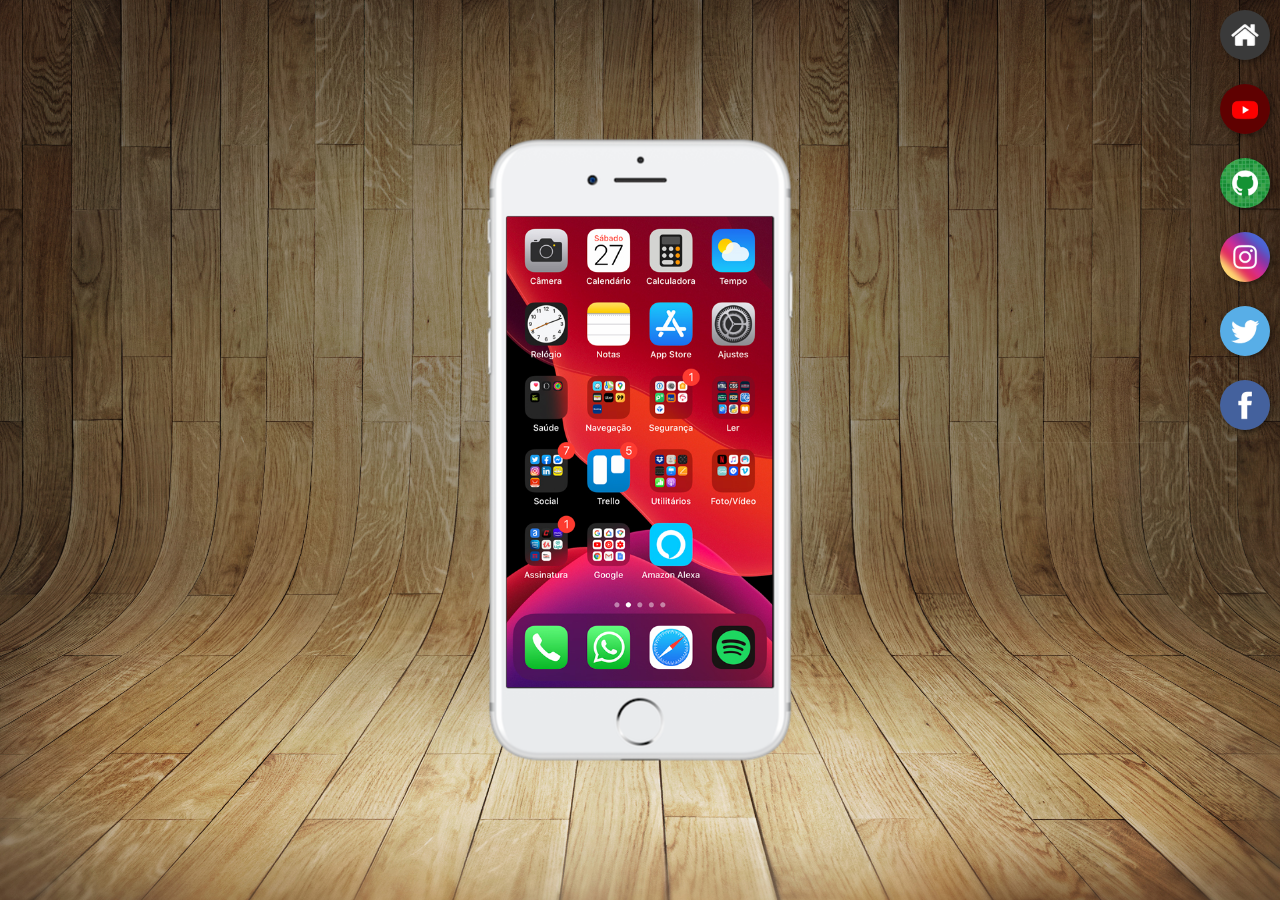
<file: index.html>
<!DOCTYPE html>
<html lang="pt-br">
<head>
    <meta charset="UTF-8">
    <meta http-equiv="X-UA-Compatible" content="IE=edge">
    <meta name="viewport" content="width=device-width, initial-scale=1.0">
    <link rel="shortcut icon" href="favicon.ico" type="image/x-icon">
    <link rel="stylesheet" href="estilos/style.css">
    <title>Projeto Redes Sociais</title>
</head>
<body>
    <main>
        <section id="telefone">
            <iframe src="home.html" name="tela" id="tela" frameborder="0">
                Seu navegador não é compatível com isso...
            </iframe>
        </section>
        <section id="redes-sociais">
            <a href="home.html" target="tela"><img src="imagens/logo-home.jpg" alt=""></a><br>
            <a href="youtube.html" target="tela"><img src="imagens/logo-youtube.jpg" alt=""></a><br>
            <a href="github.html" target="tela"><img src="imagens/logo-github.jpg" alt=""></a><br>
            <a href="instagram.html" target="tela"><img src="imagens/logo-instagram.jpg" alt=""></a><br>
            <a href="twitter.html" target="tela"><img src="imagens/logo-twitter.jpg" alt=""></a><br>
            <a href="facebook.html" target="tela"><img src="imagens/logo-facebook.jpg" alt=""></a>
        </section>
    </main>
</body>
</html>
</file>
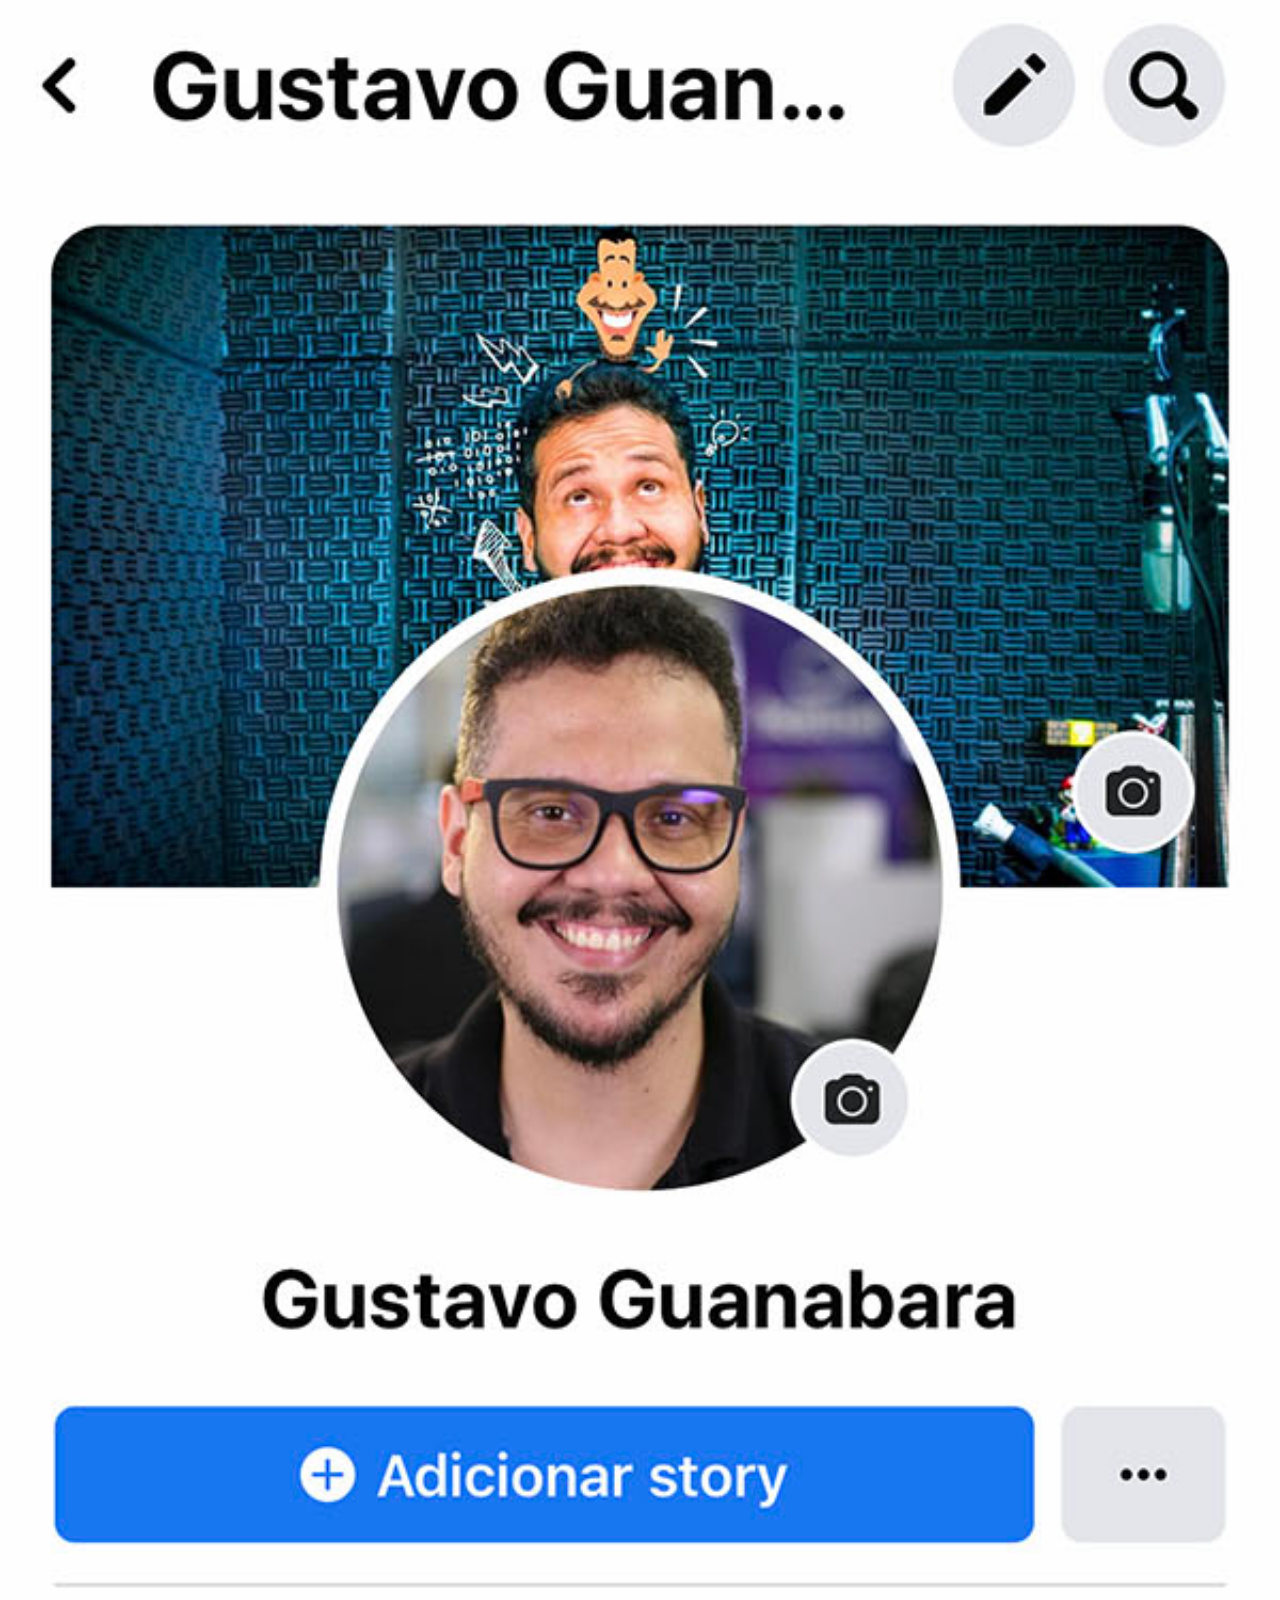
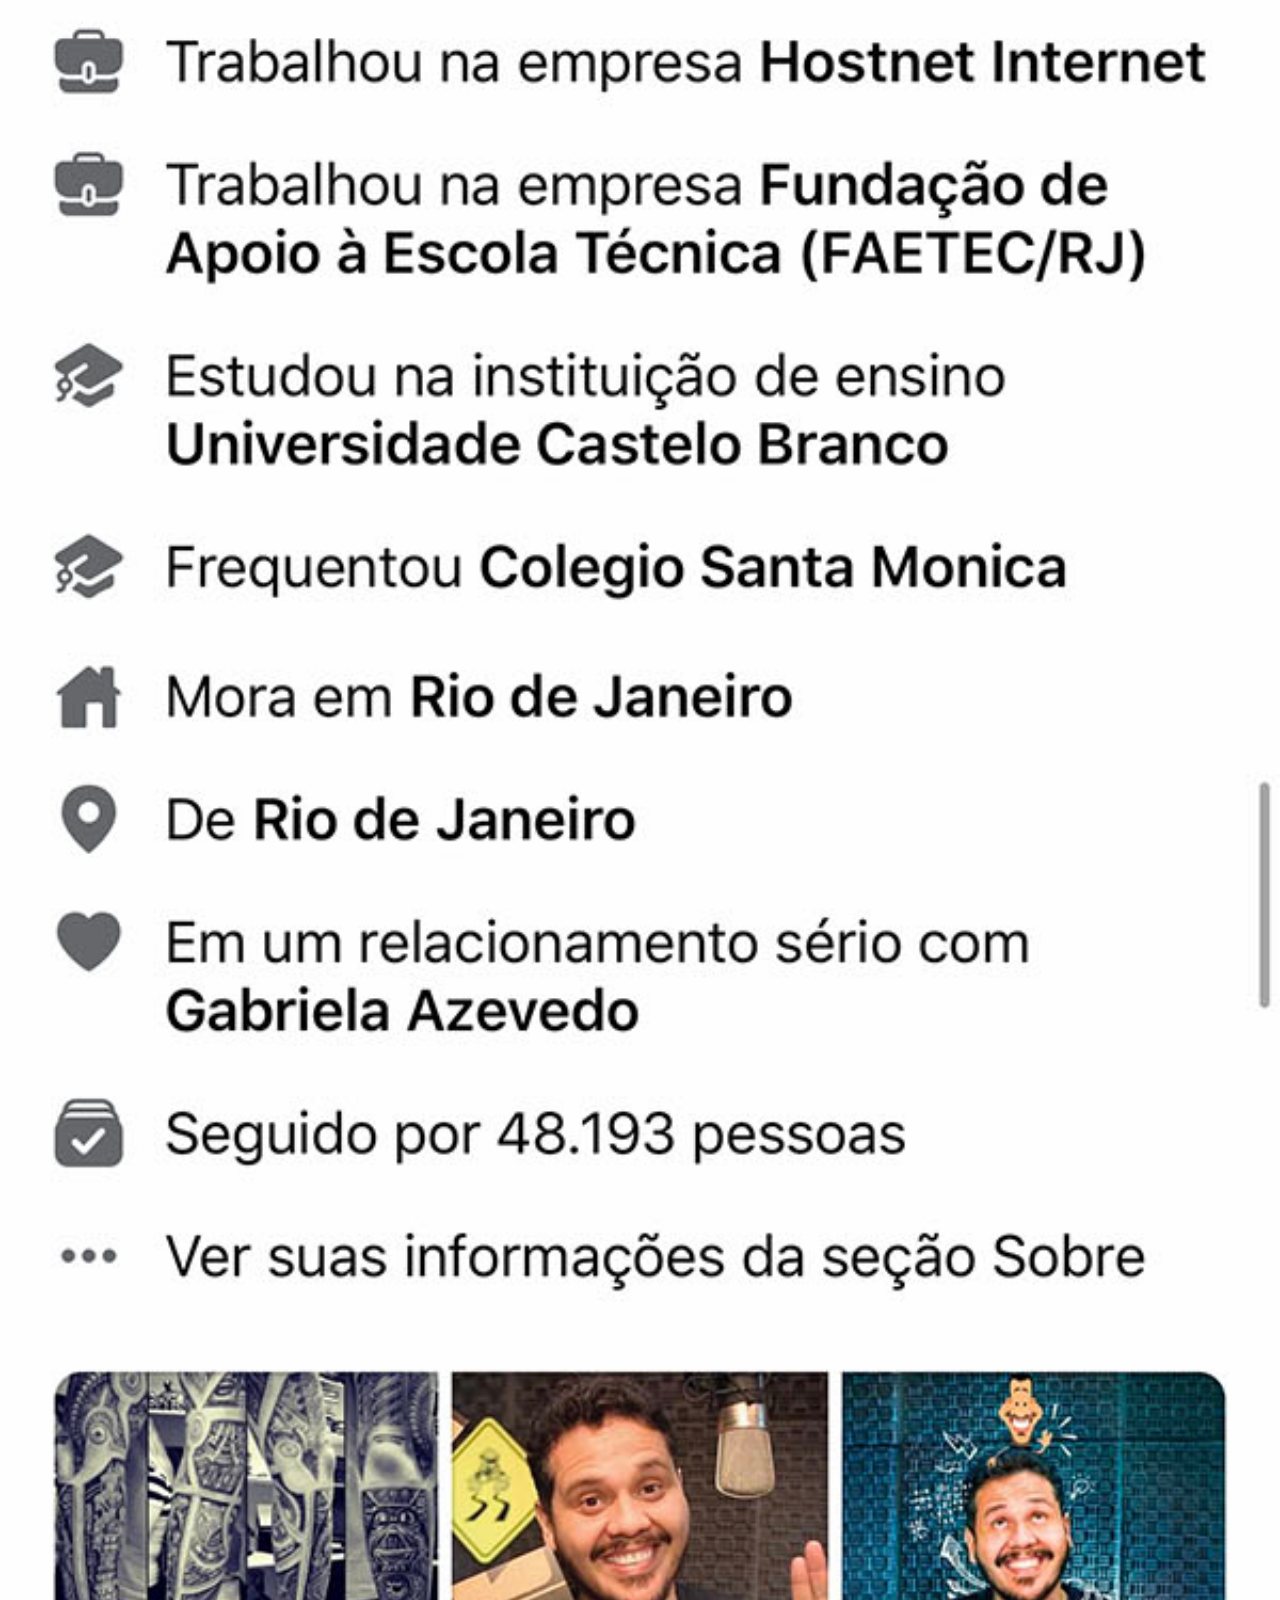
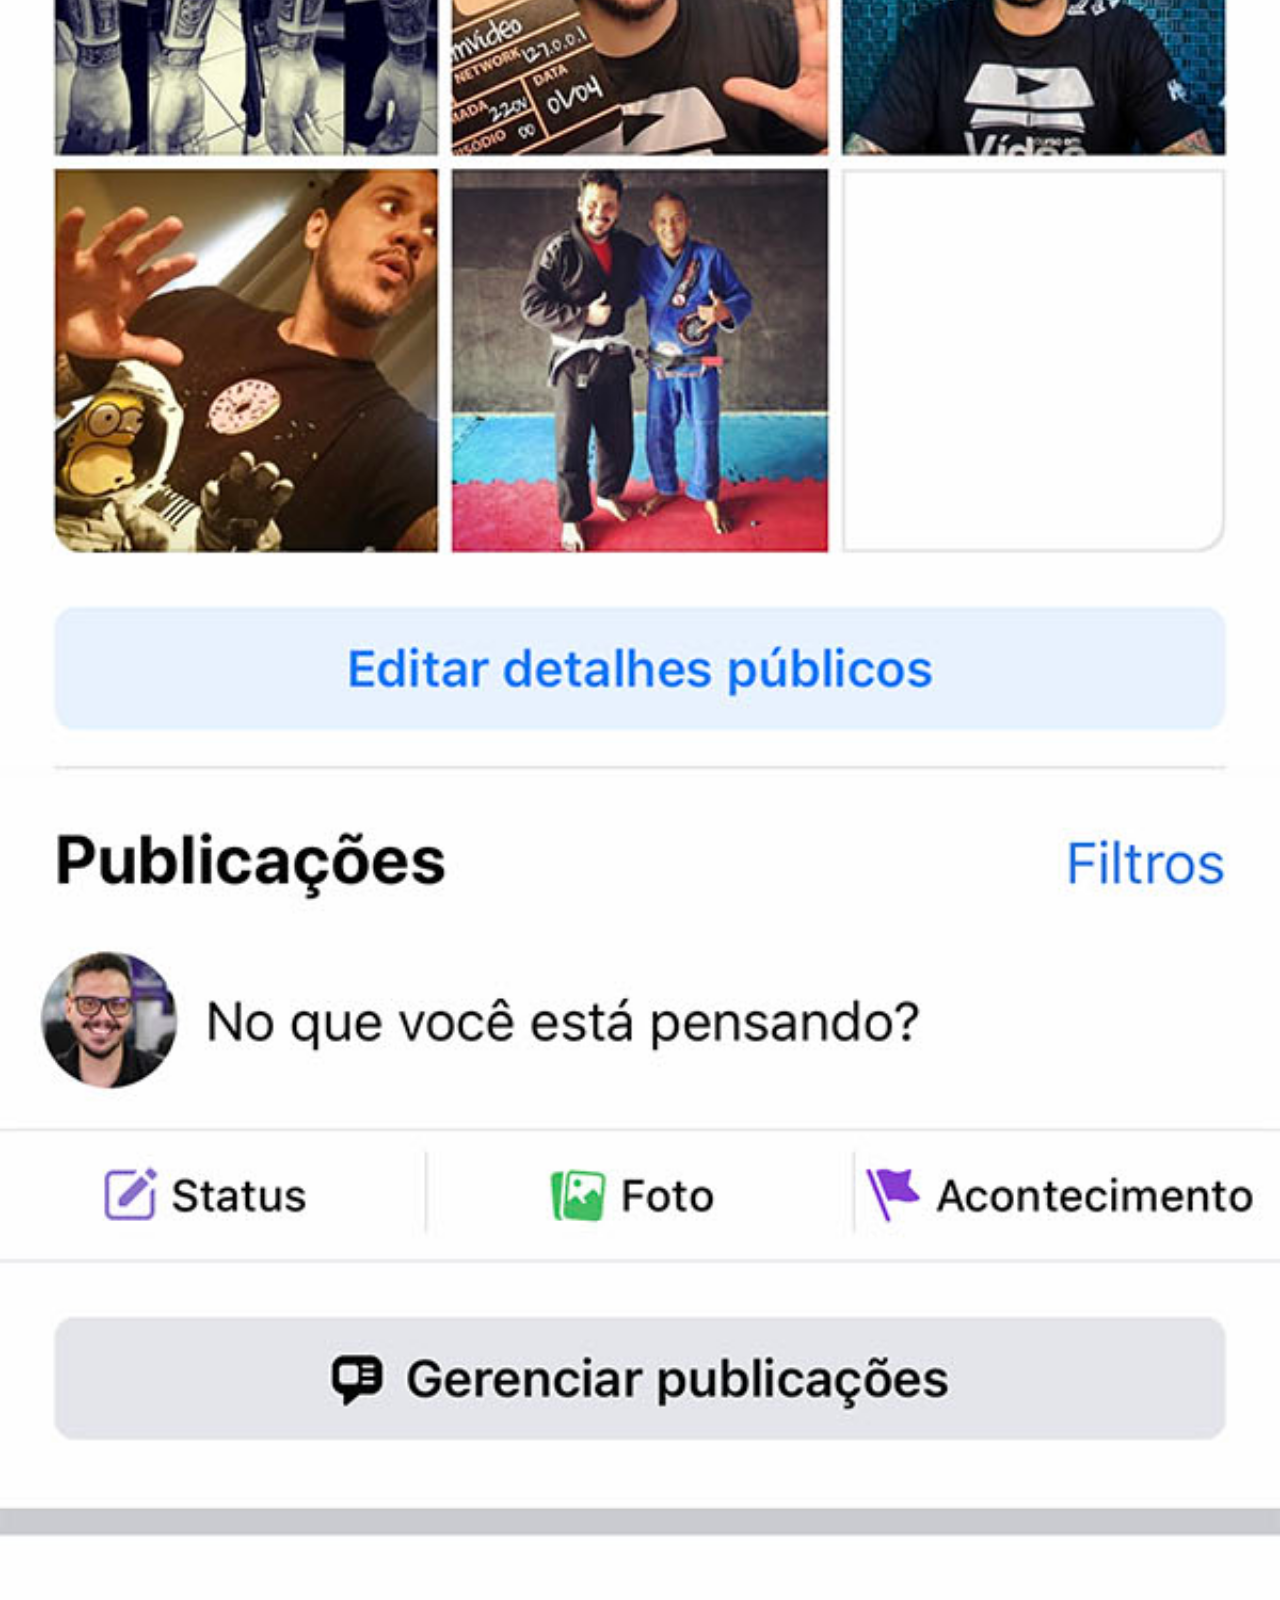
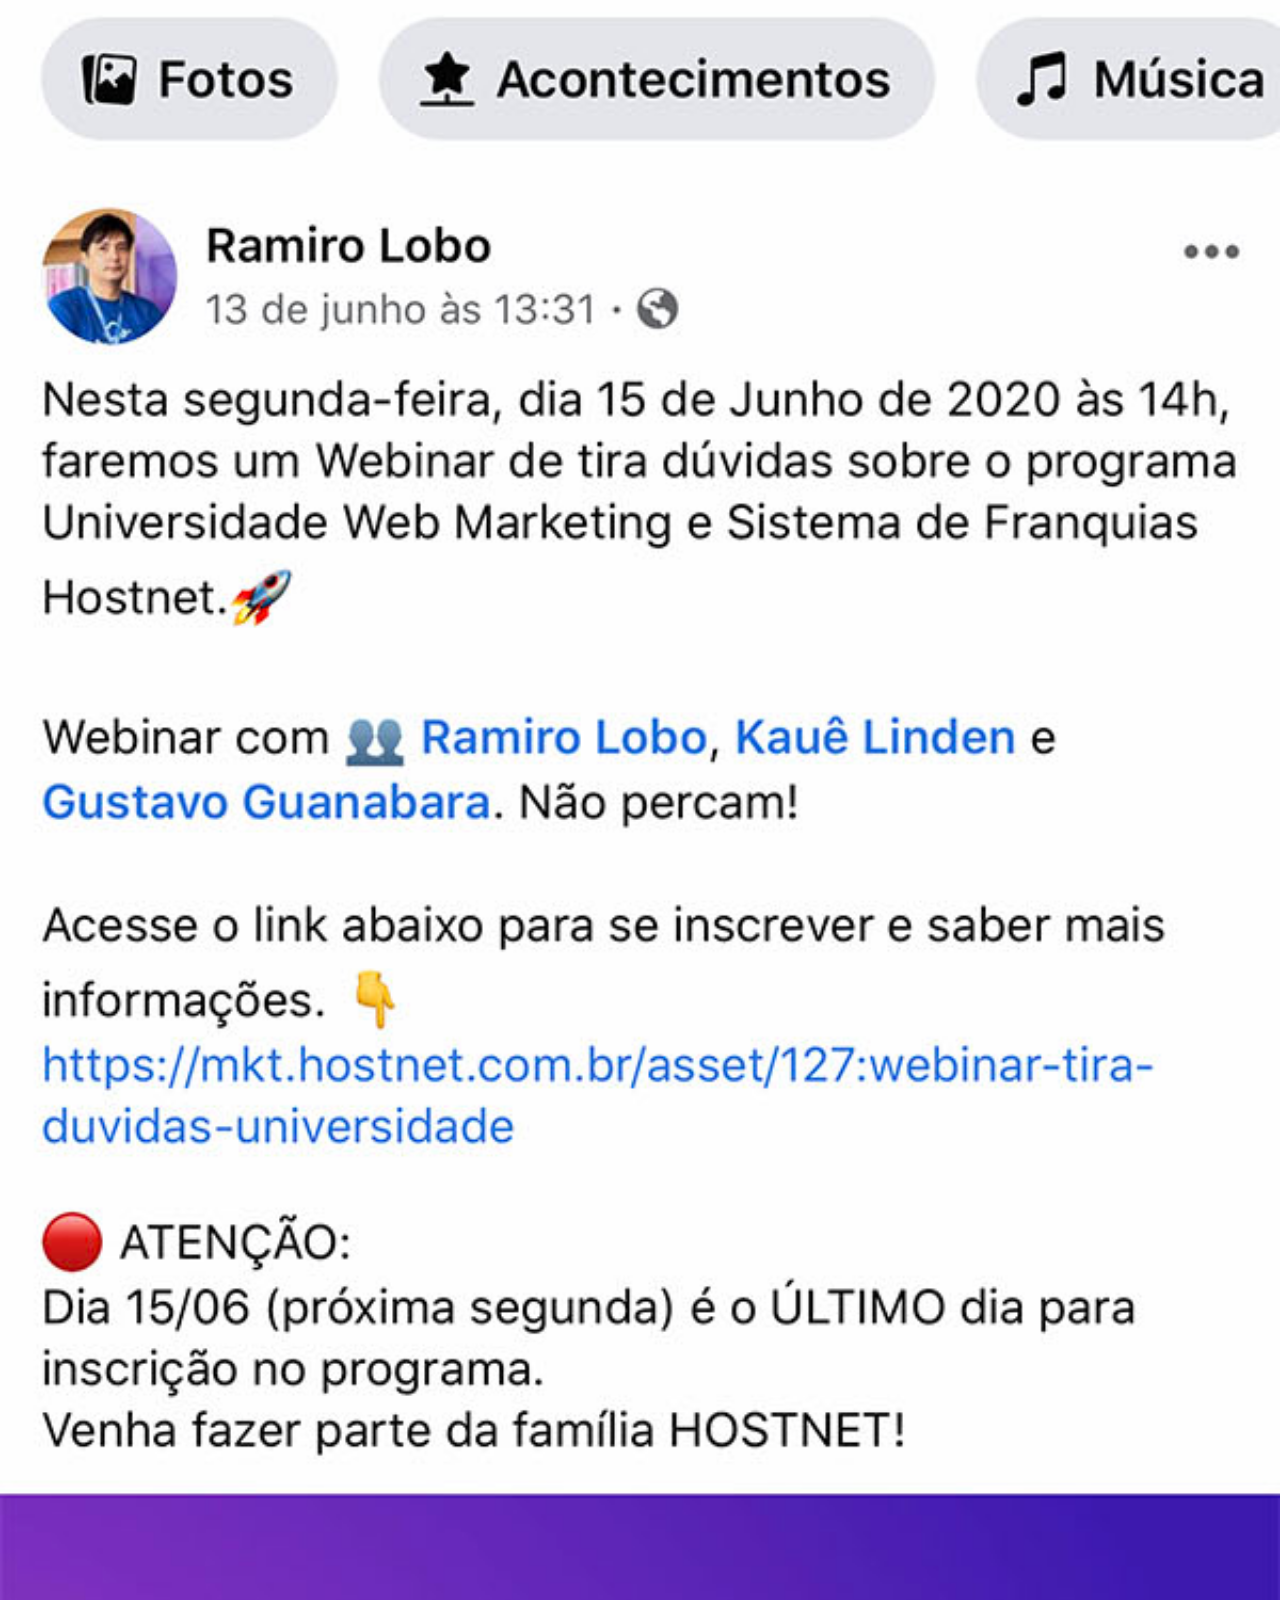
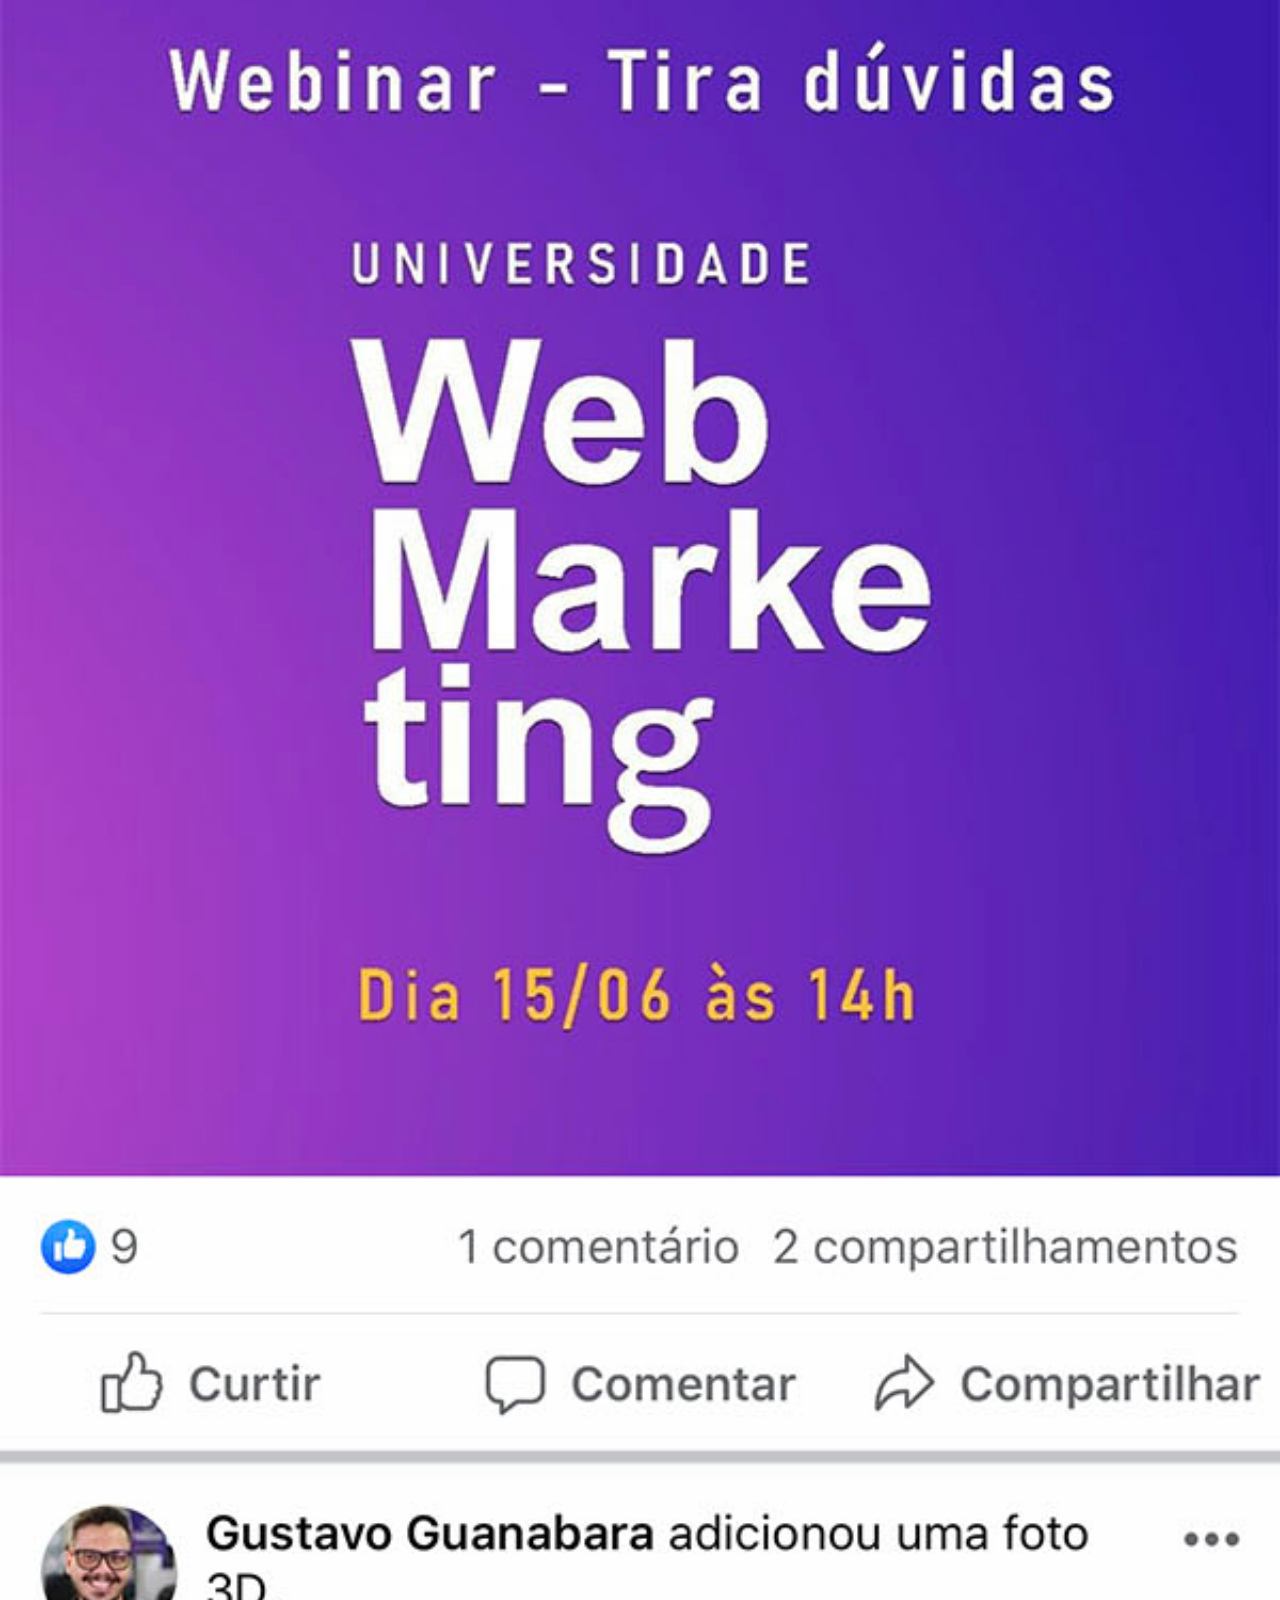
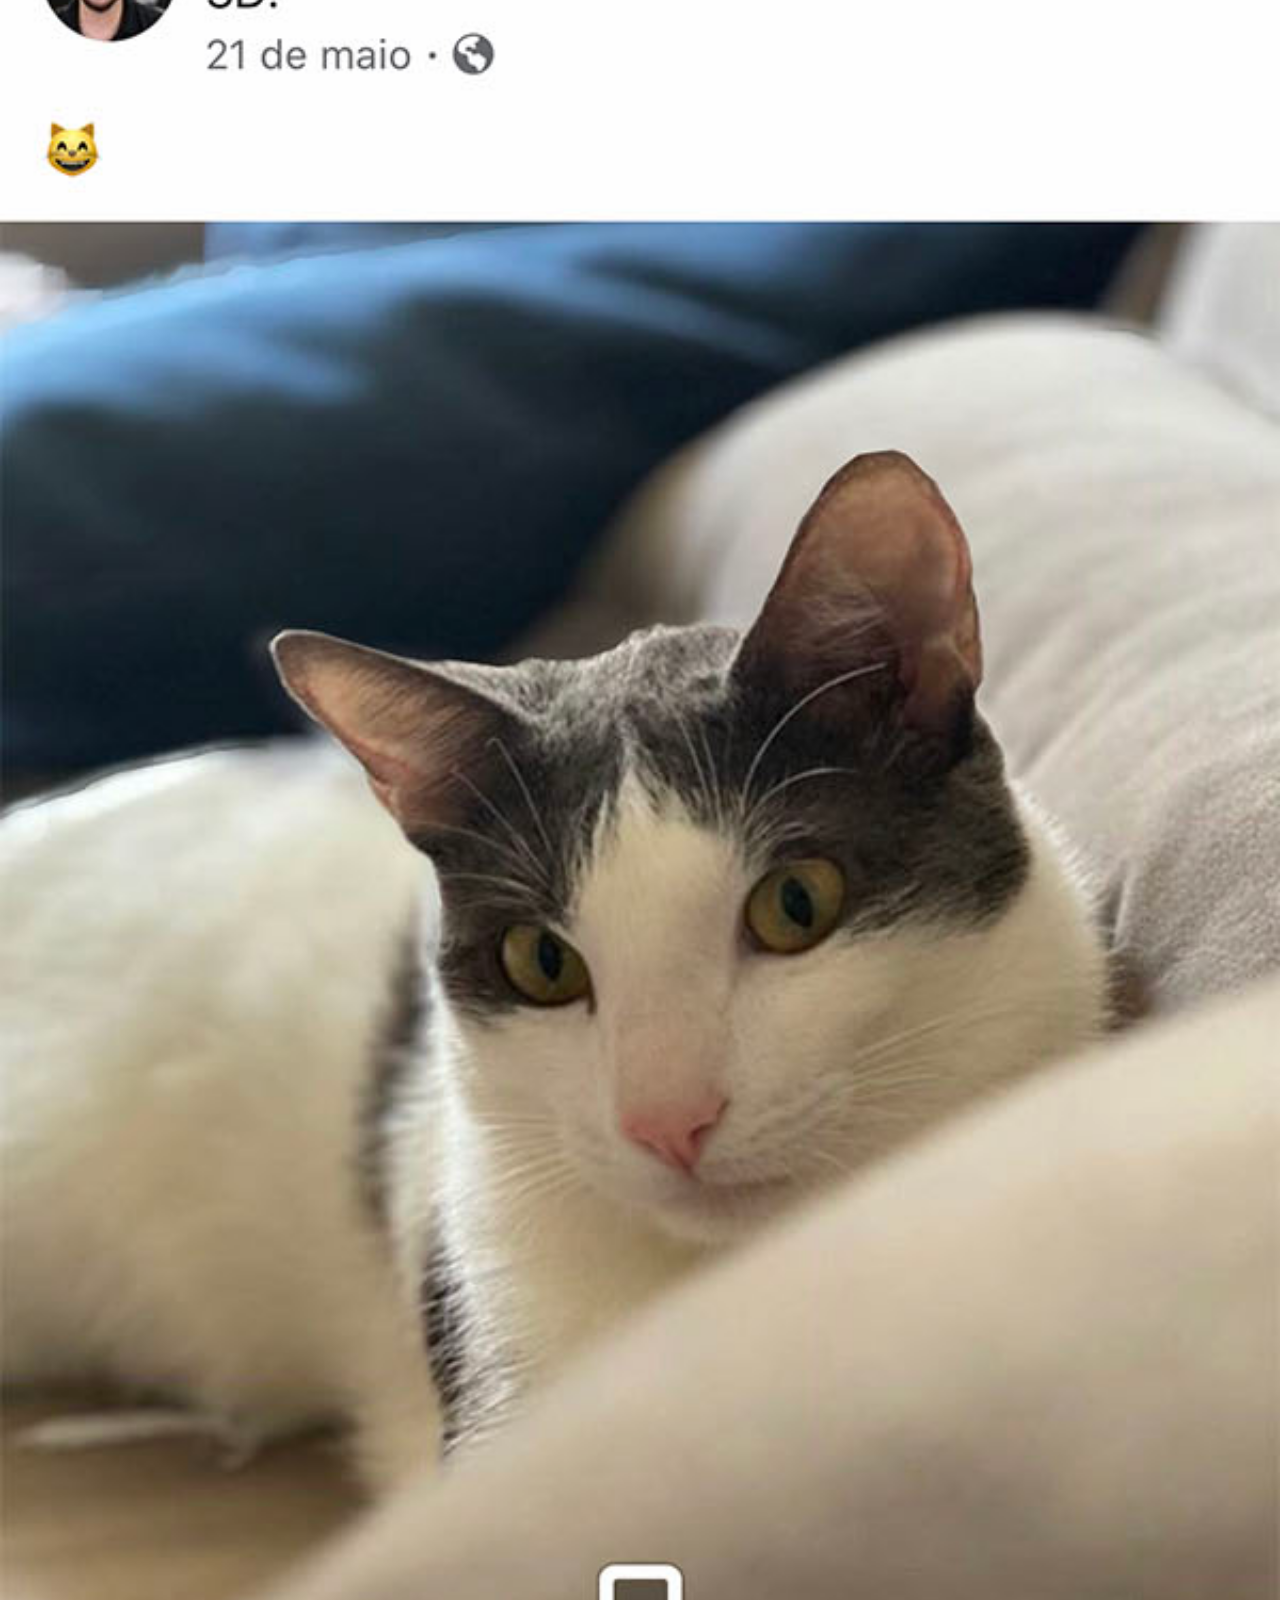
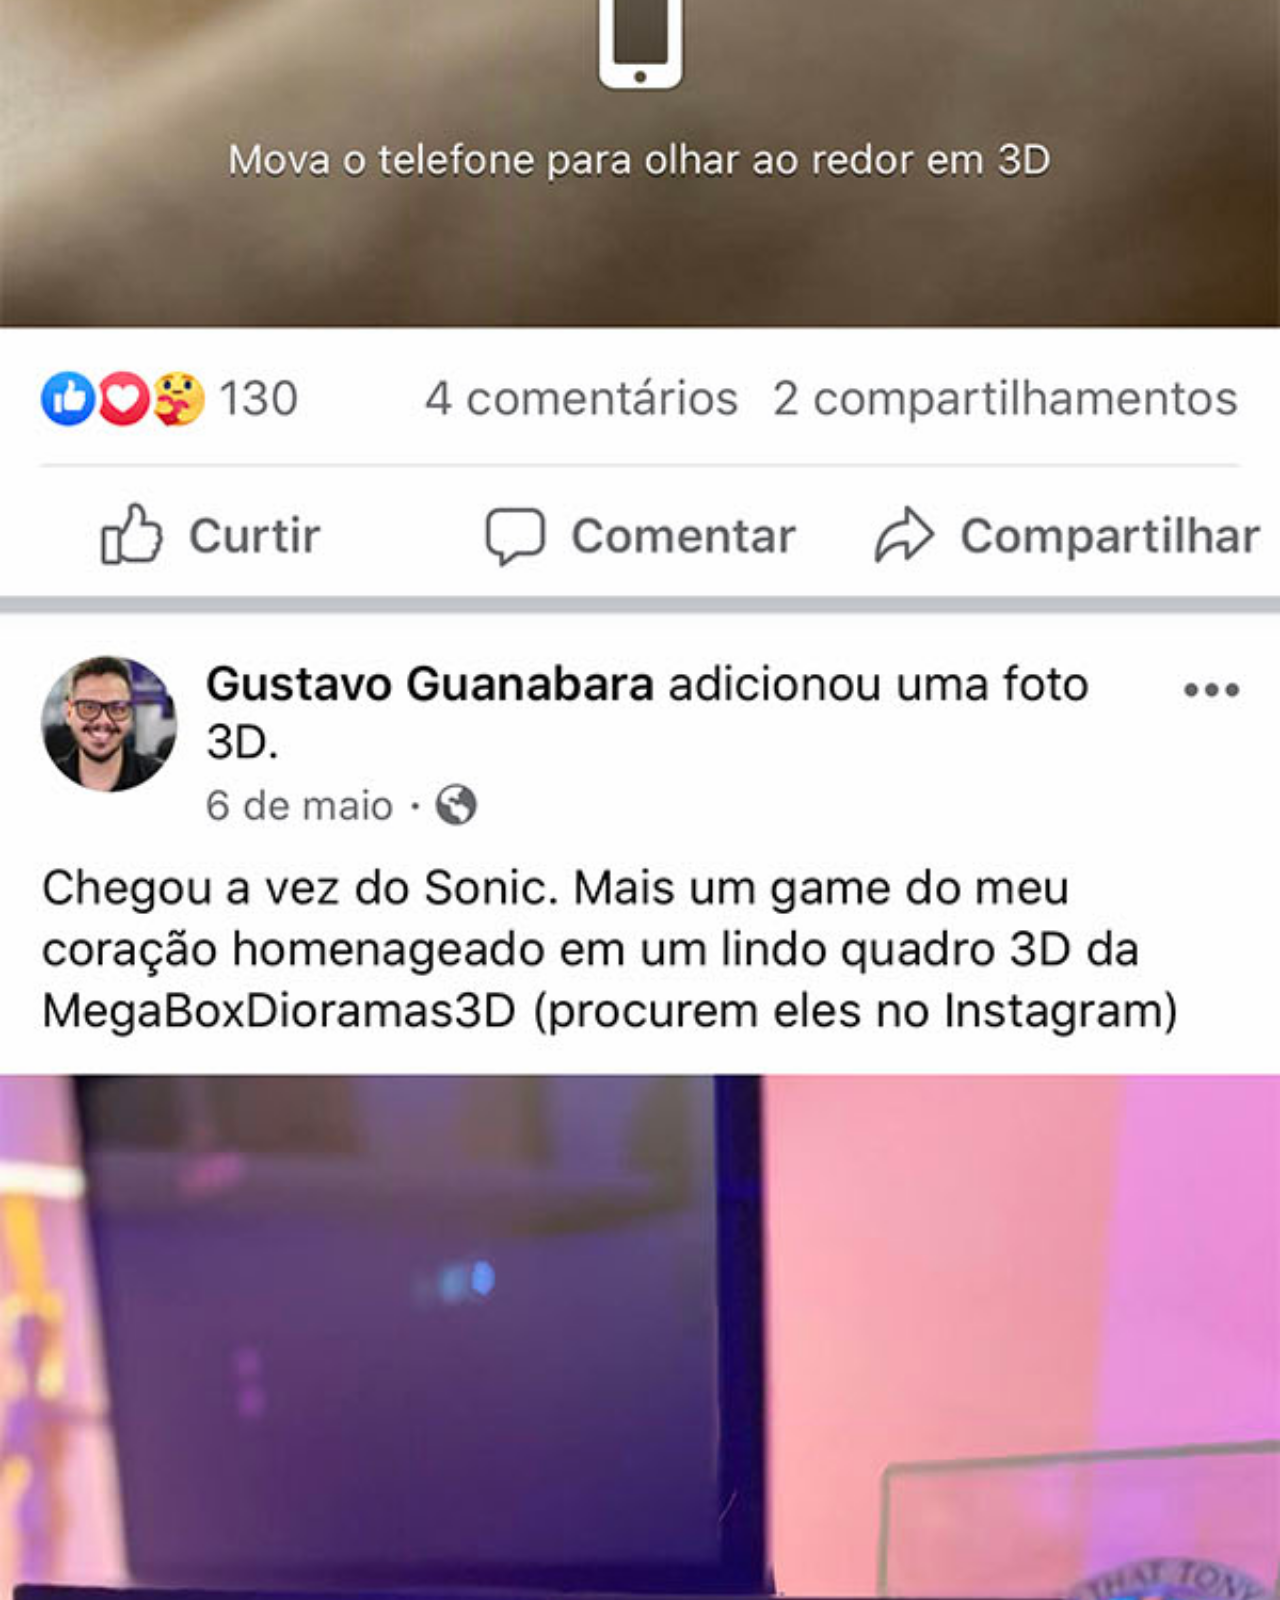
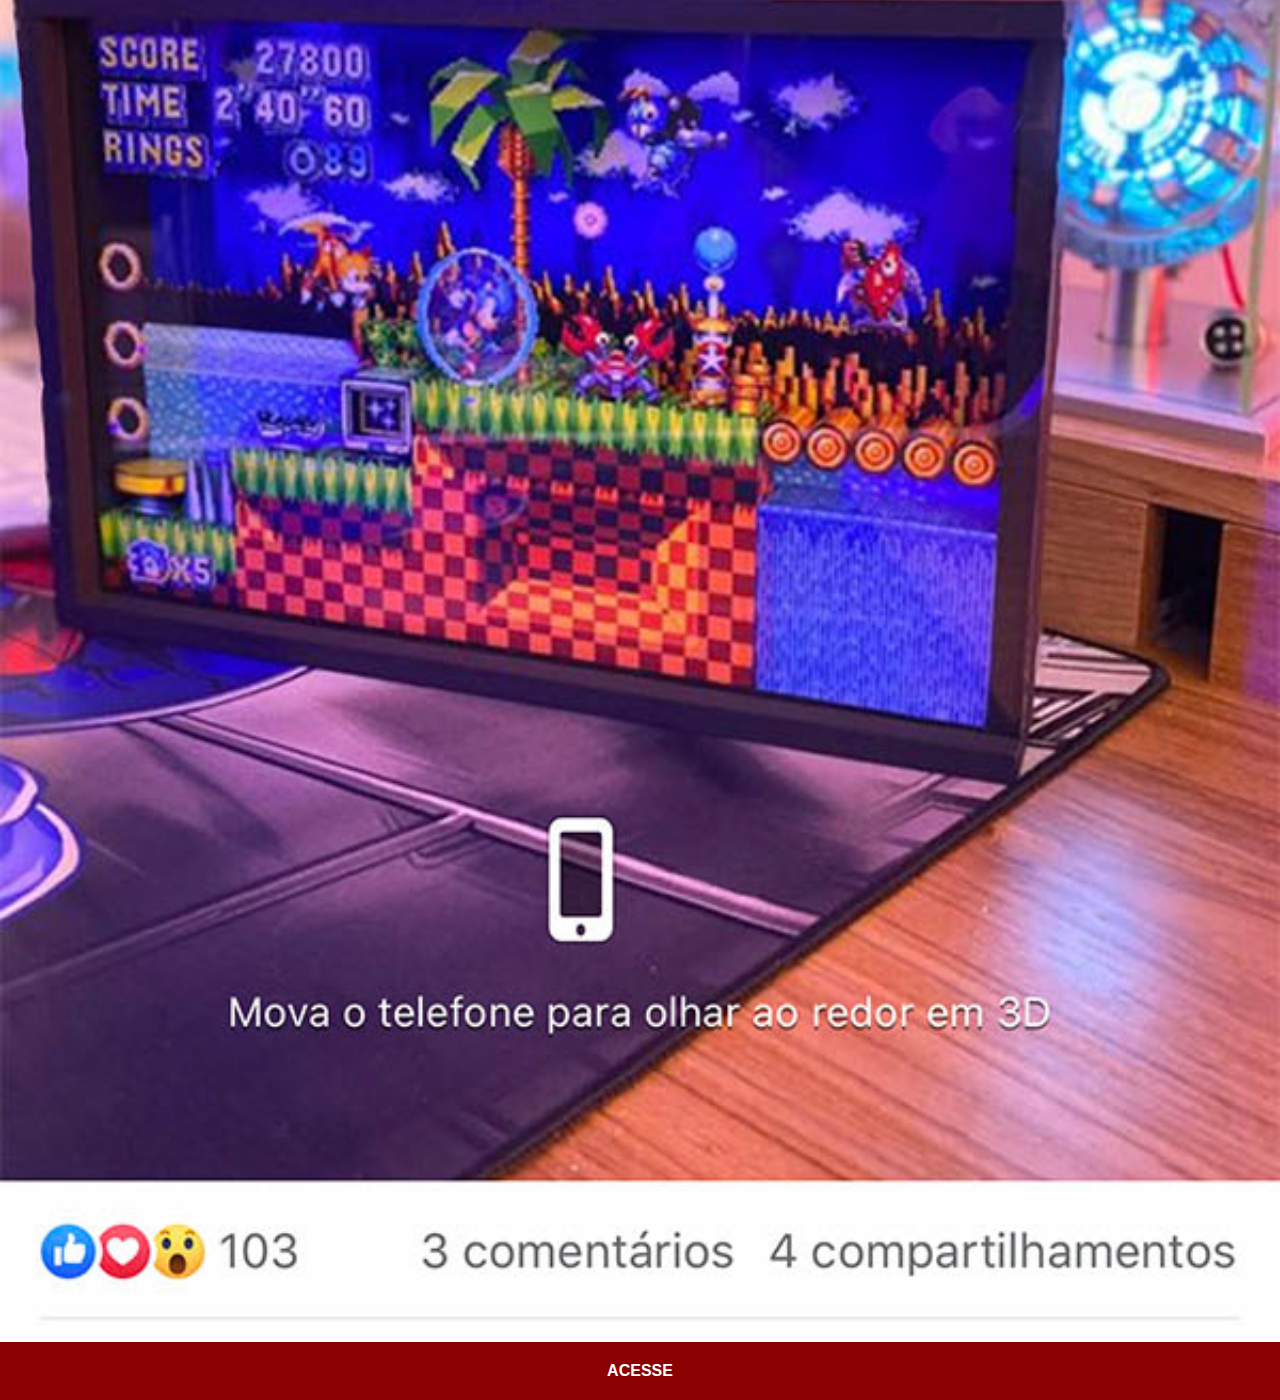
<file: facebook.html>
<!DOCTYPE html>
<html lang="pt-br">
<head>
    <meta charset="UTF-8">
    <meta http-equiv="X-UA-Compatible" content="IE=edge">
    <meta name="viewport" content="width=device-width, initial-scale=1.0">
    <link rel="stylesheet" href="estilos/social.css">
    <title>Facebook</title>
</head>
<body>
    <img src="imagens/tela-facebook.jpg" alt="Facebbok">
    <a href="#" target="_blank">ACESSE</a>
</body>
</html>
</file>
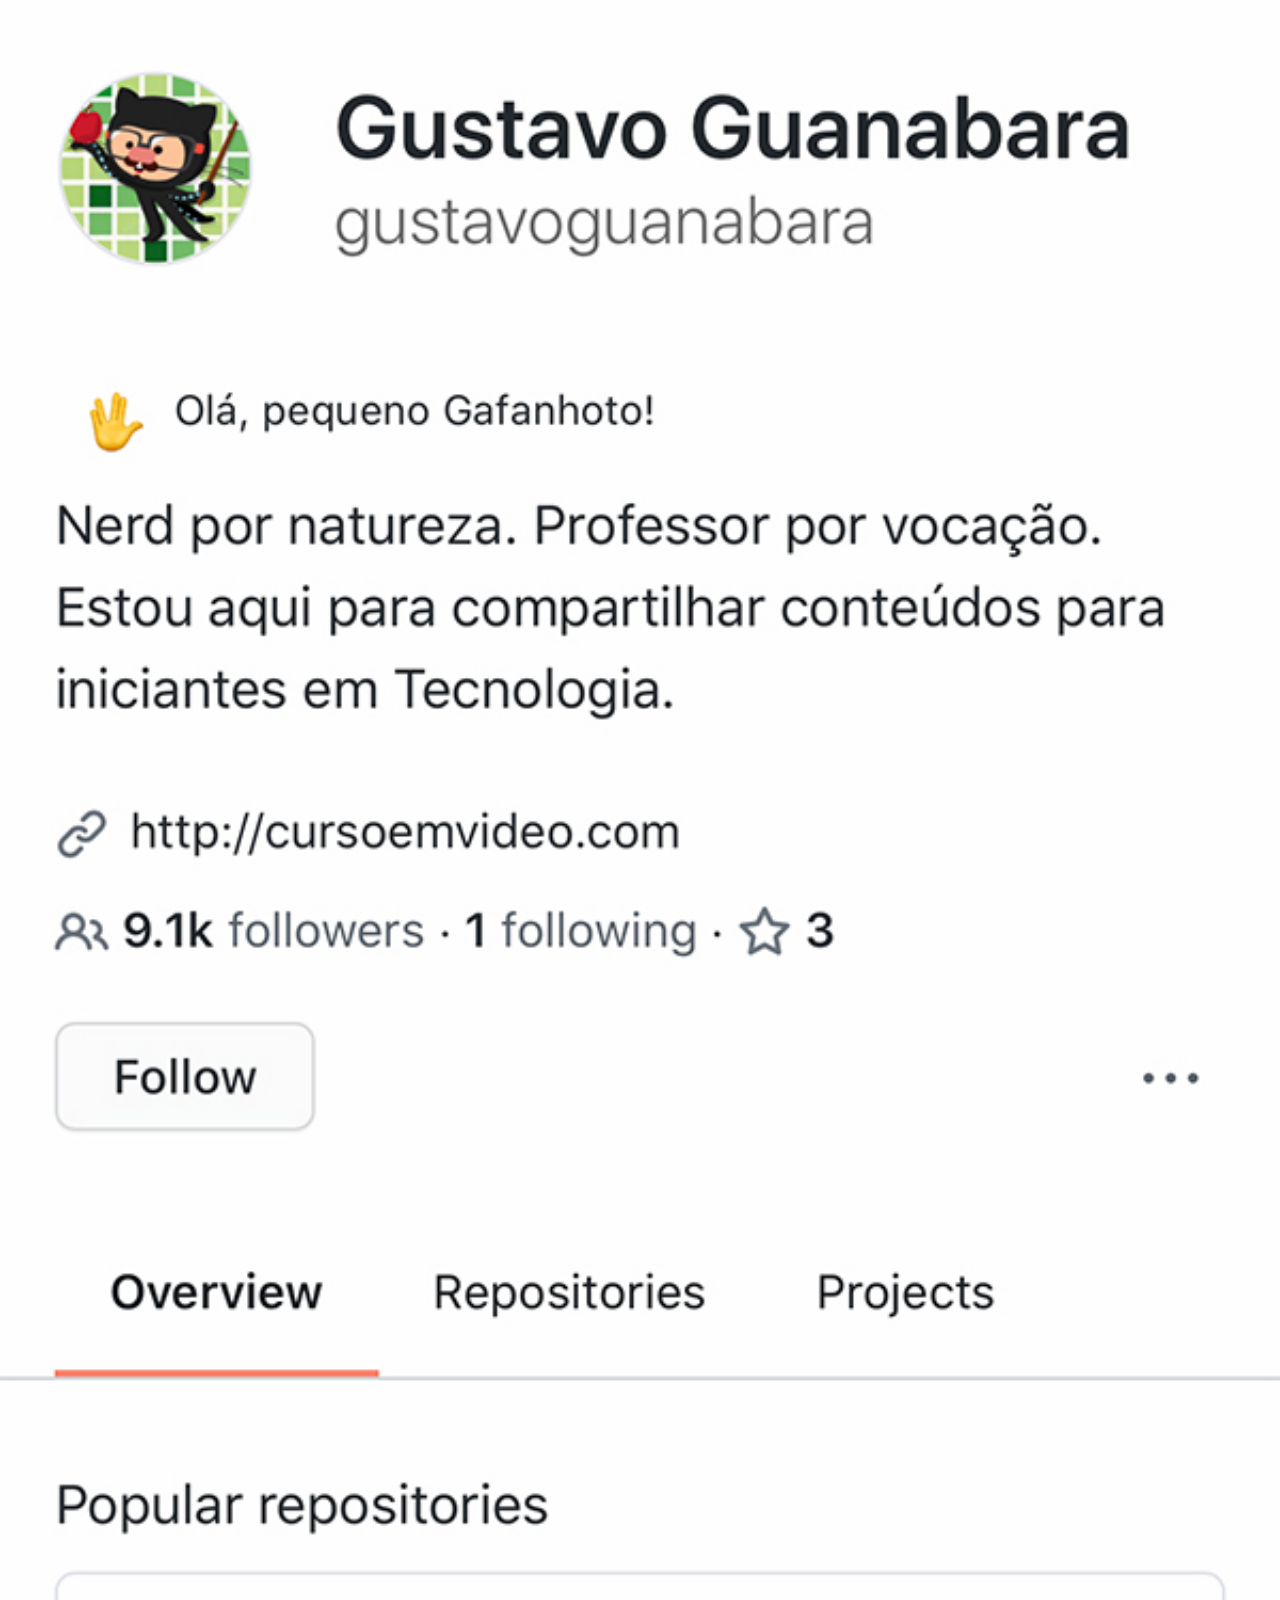
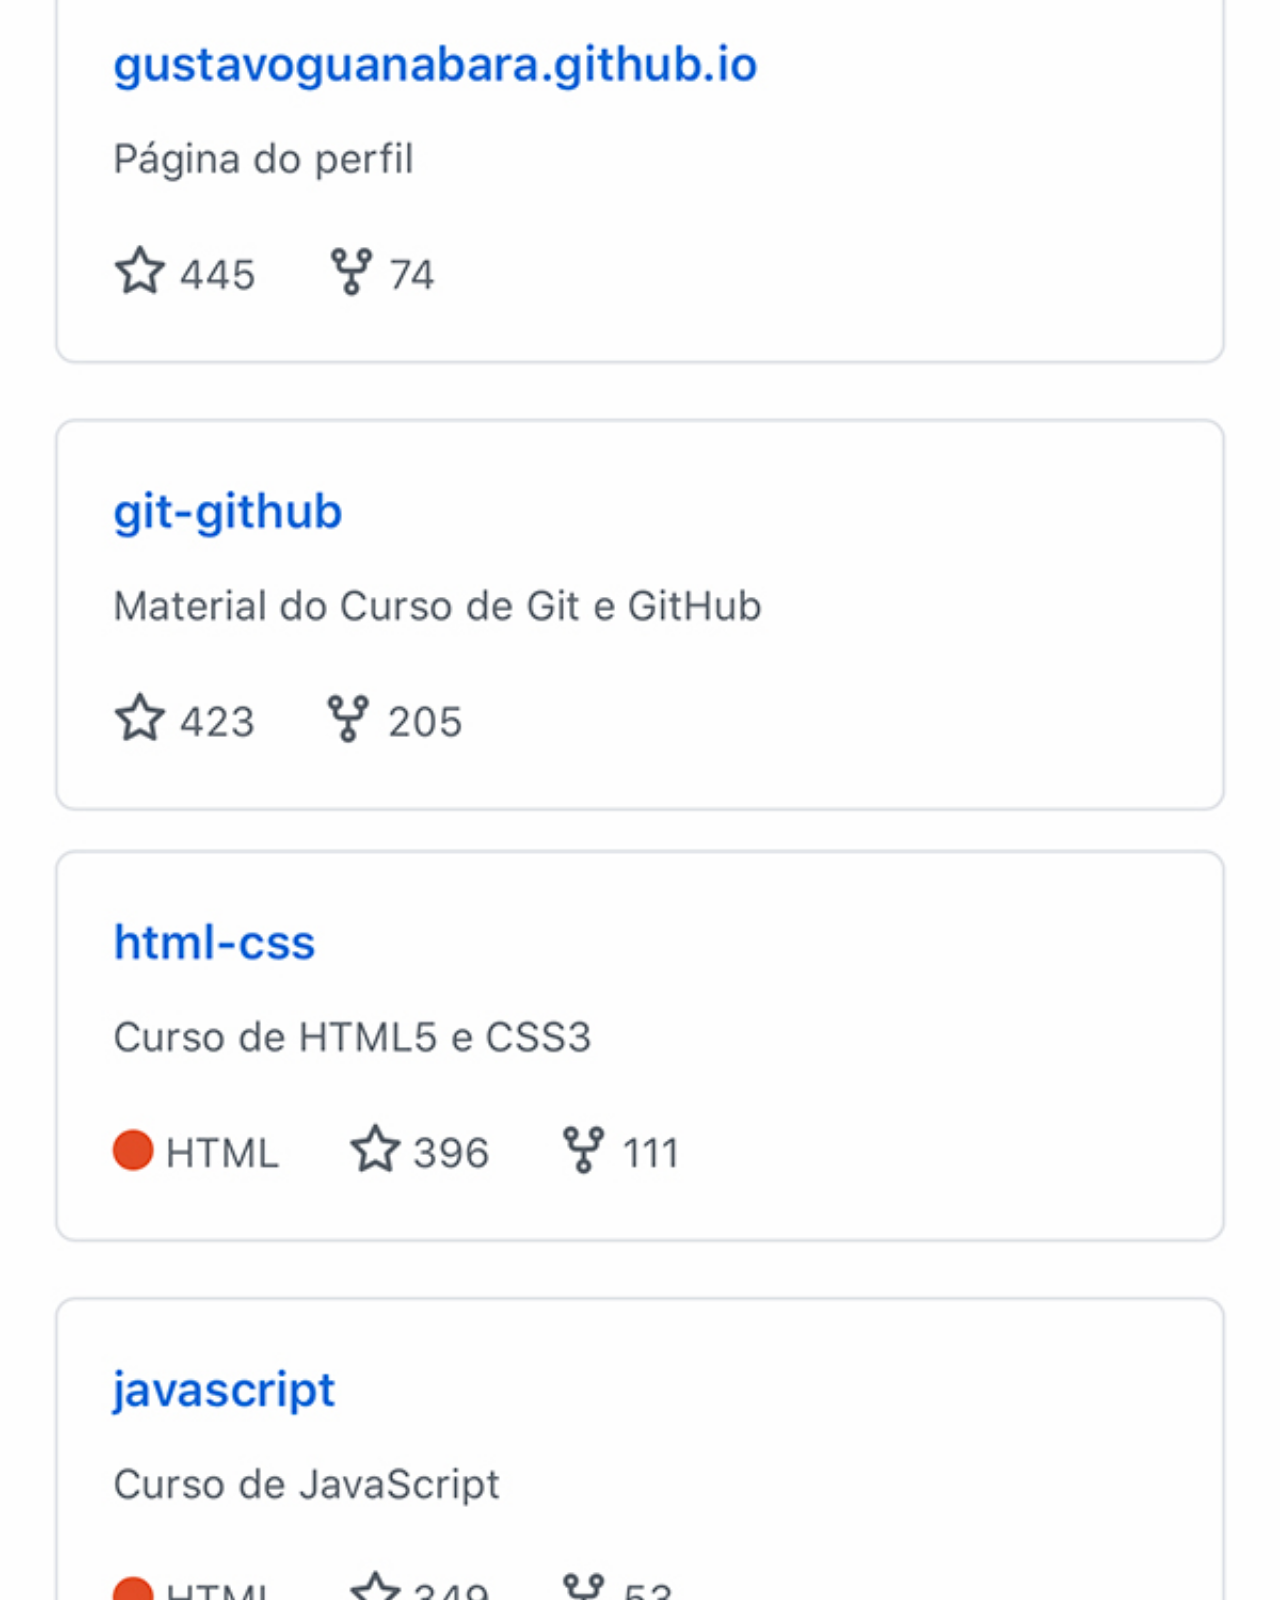
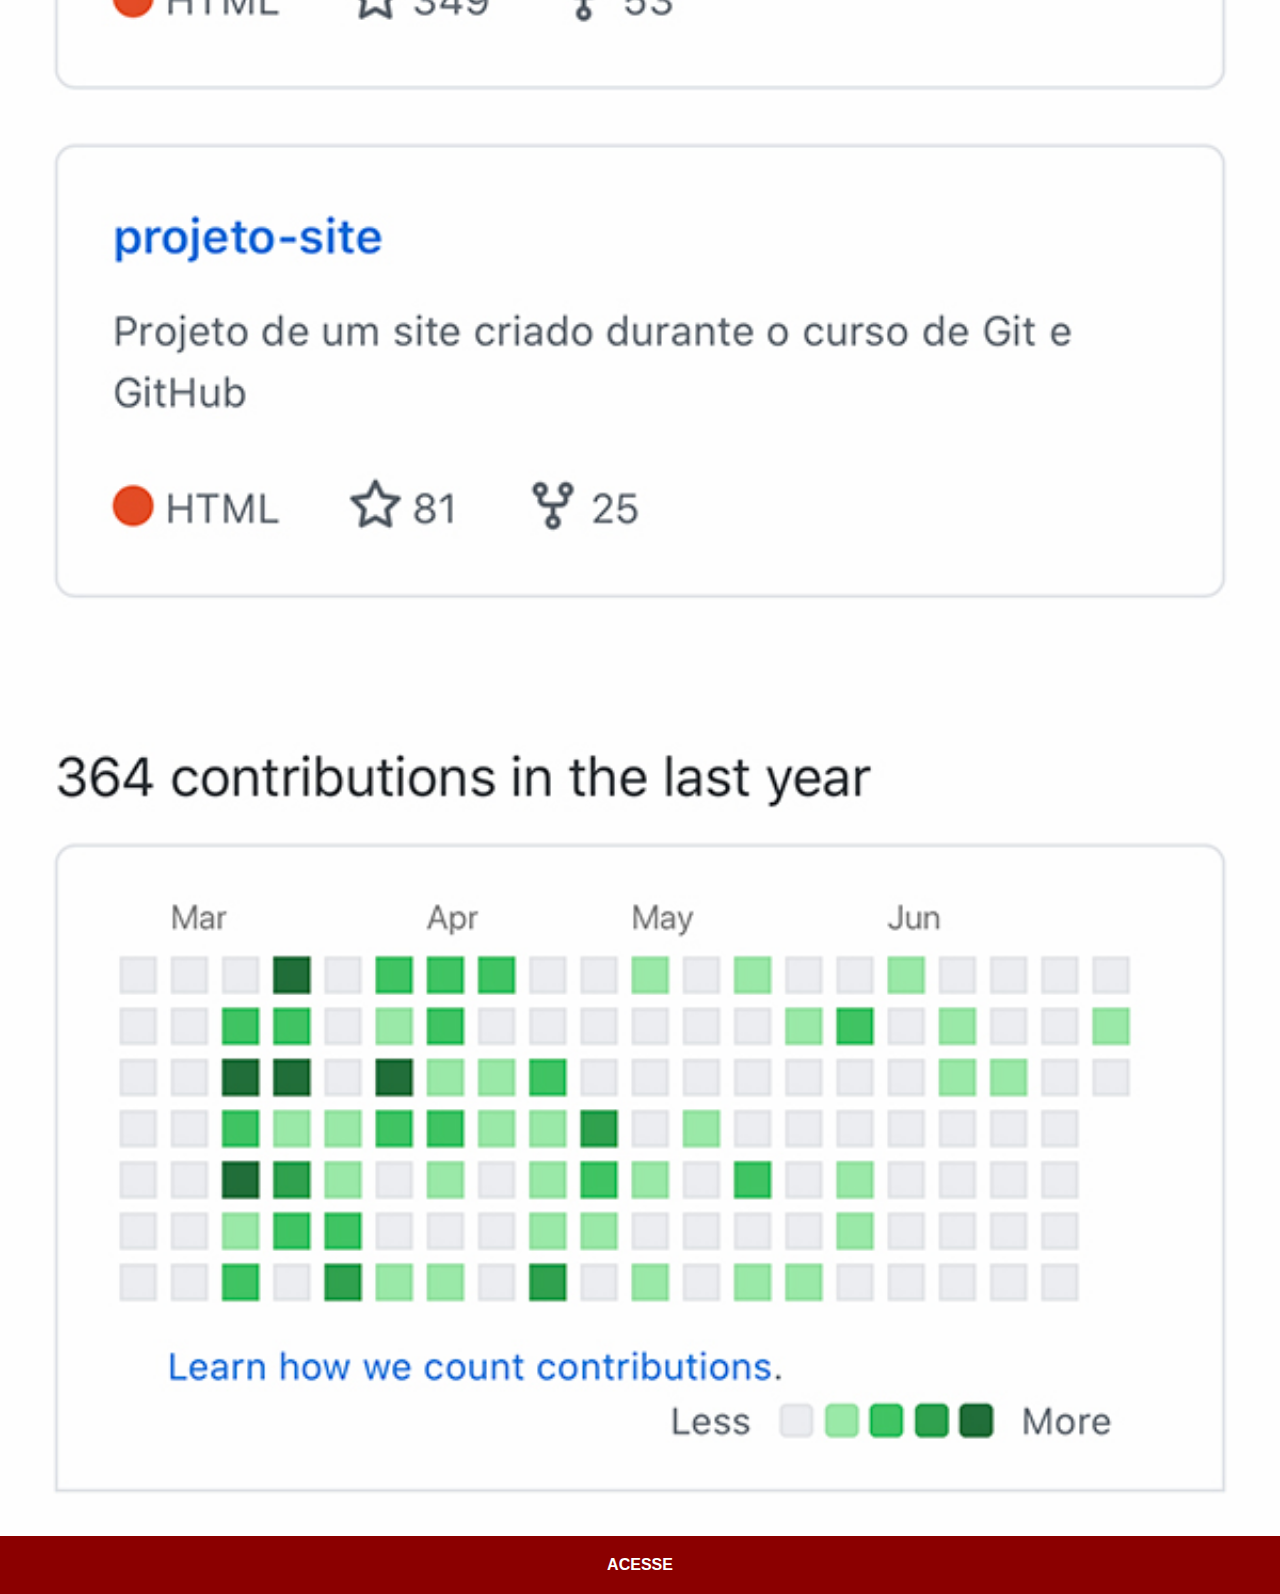
<file: github.html>
<!DOCTYPE html>
<html lang="pt-br">
<head>
    <meta charset="UTF-8">
    <meta http-equiv="X-UA-Compatible" content="IE=edge">
    <meta name="viewport" content="width=device-width, initial-scale=1.0">
    <link rel="stylesheet" href="estilos/social.css">
    <title>GitHub</title>
</head>
<body>
    <img src="imagens/tela-github.jpg" alt="GitHub">
    <a href="https://github.com/gustavoguanabara/html-css" target="_blank">ACESSE</a>
</body>
</html>
</file>
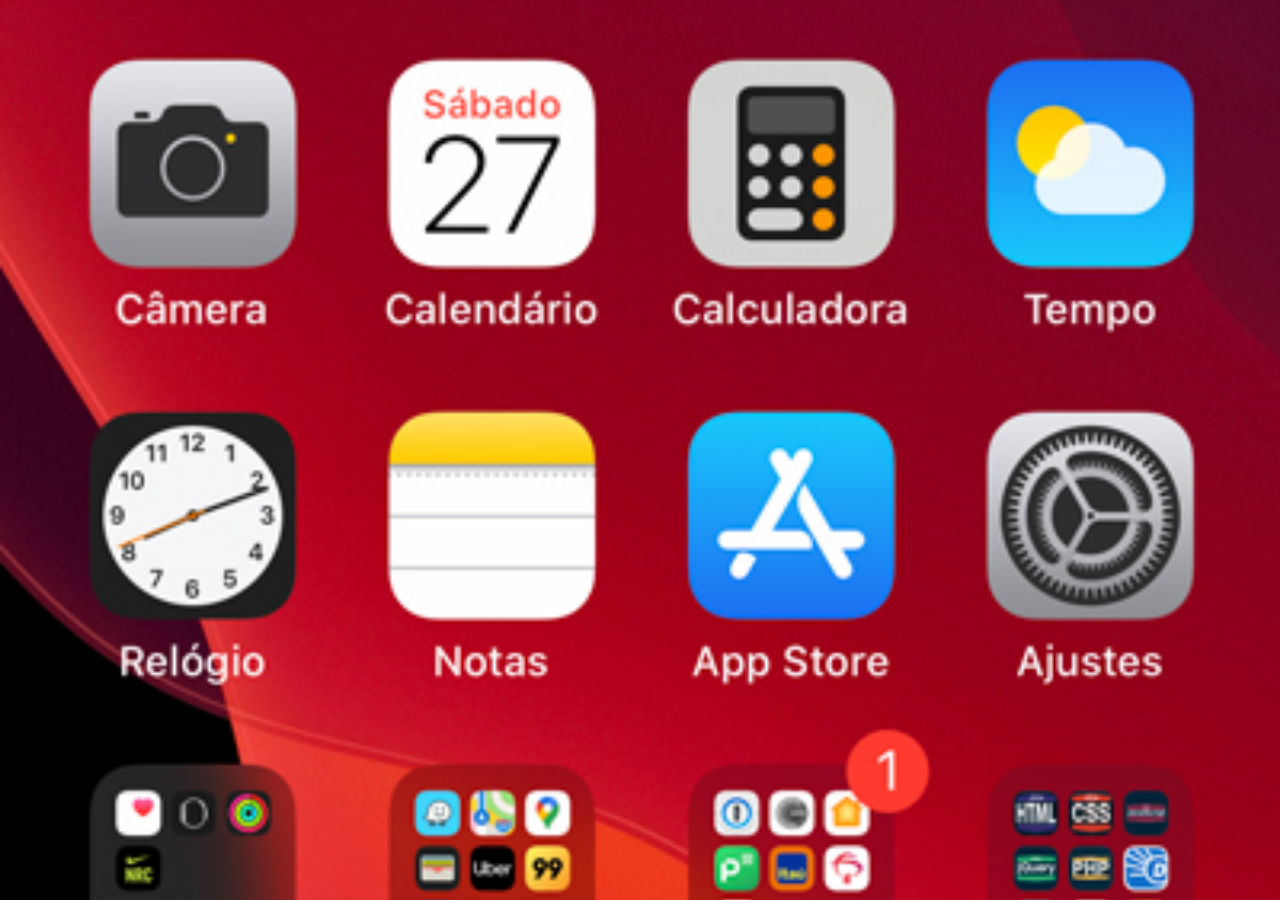
<file: home.html>
<!DOCTYPE html>
<html lang="pt-br">
<head>
    <meta charset="UTF-8">
    <meta http-equiv="X-UA-Compatible" content="IE=edge">
    <meta name="viewport" content="width=device-width, initial-scale=1.0">
    <title>Home</title>
    <style>
        * {
            margin: 0;
            padding: 0;
        }

        body {
            height: 100vh;
            width: 100vw;
            background: black url(imagens/tela-home.jpg) no-repeat top center;
            background-size: cover;
        }
    </style>
</head>
<body>
    
</body>
</html>
</file>
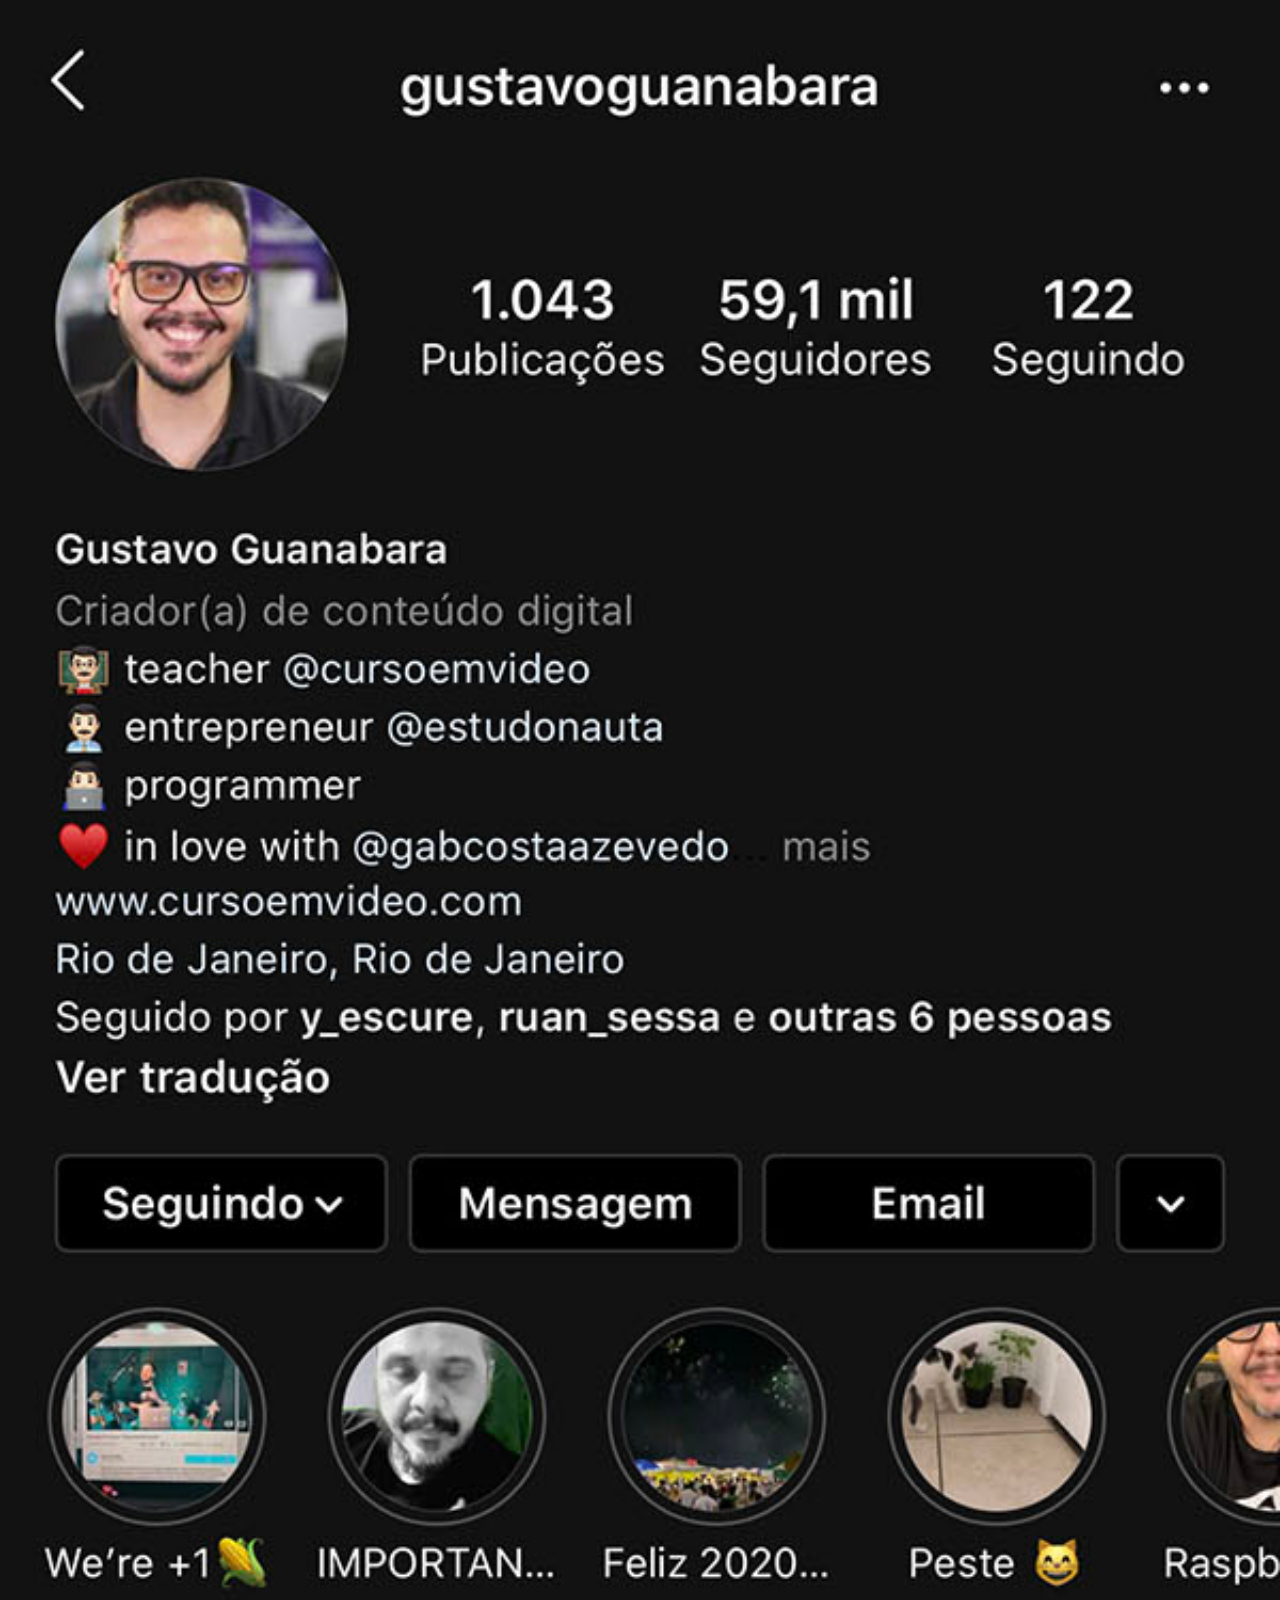
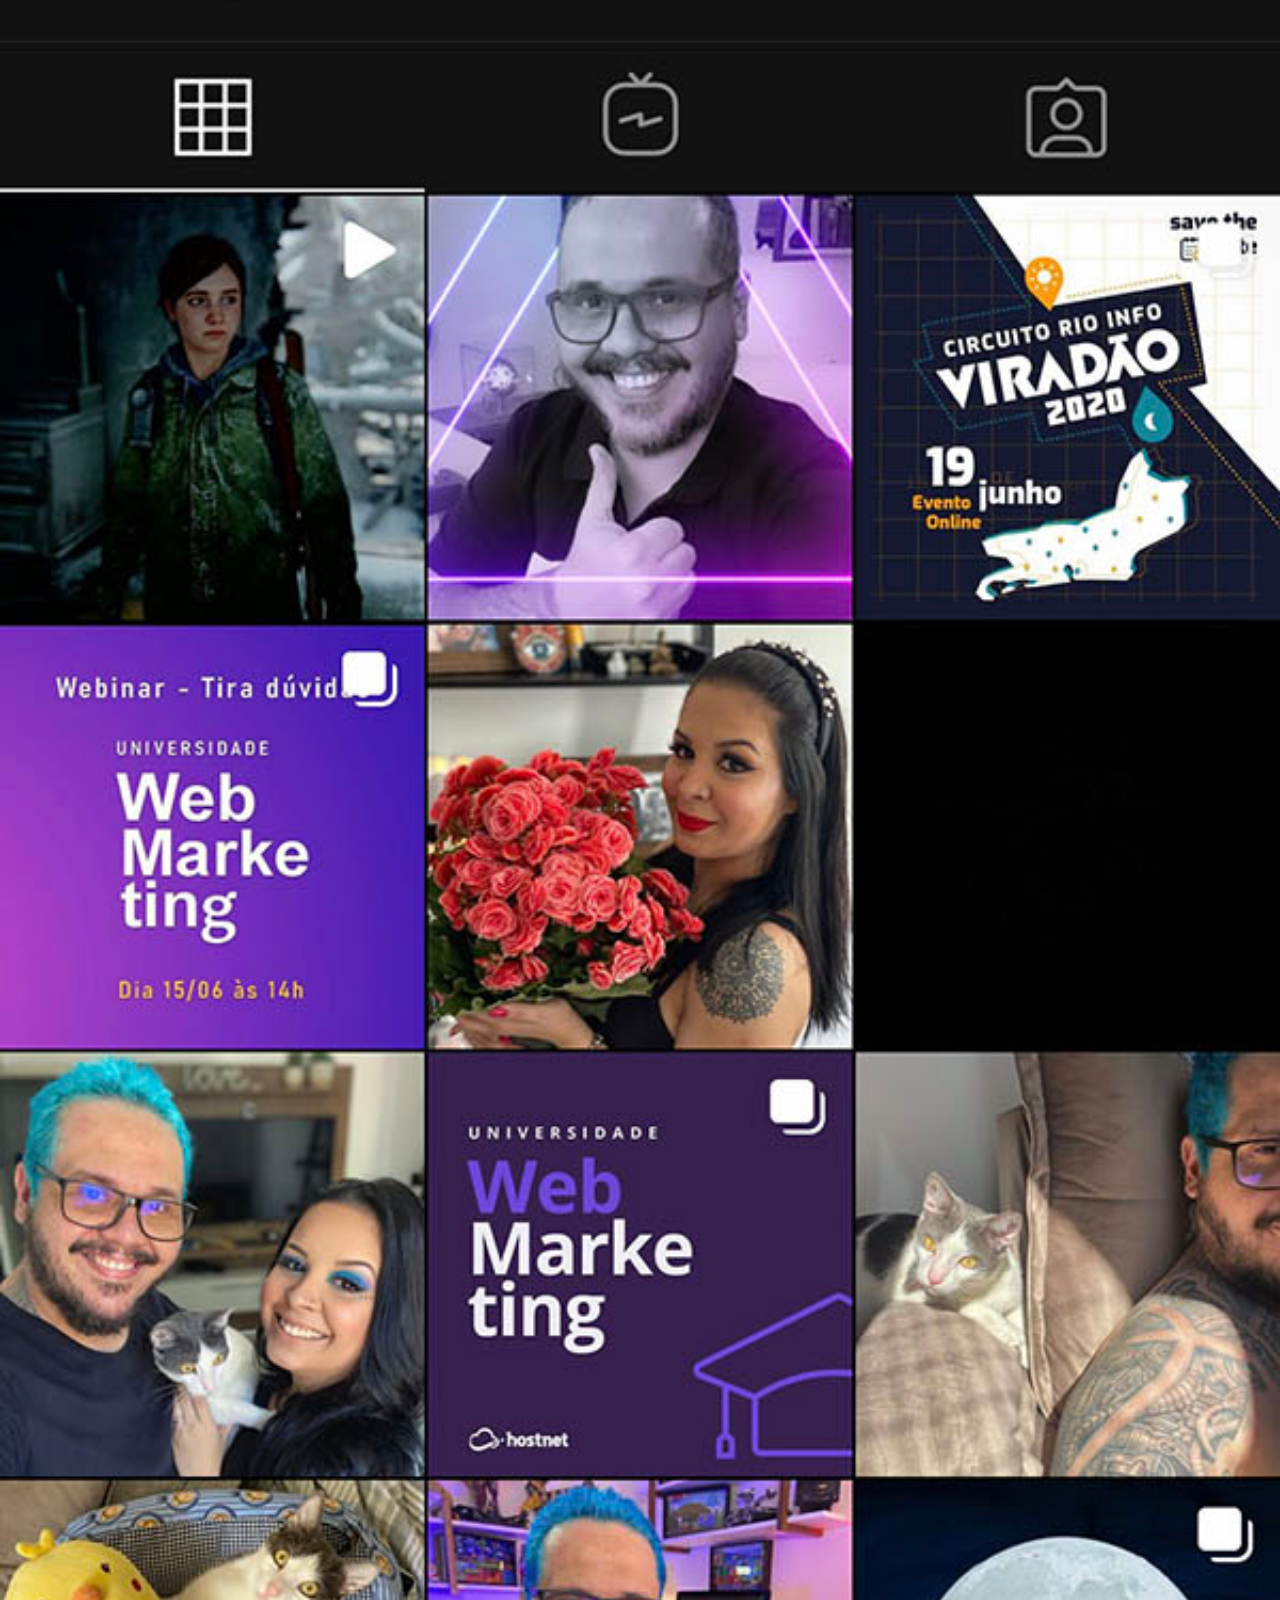
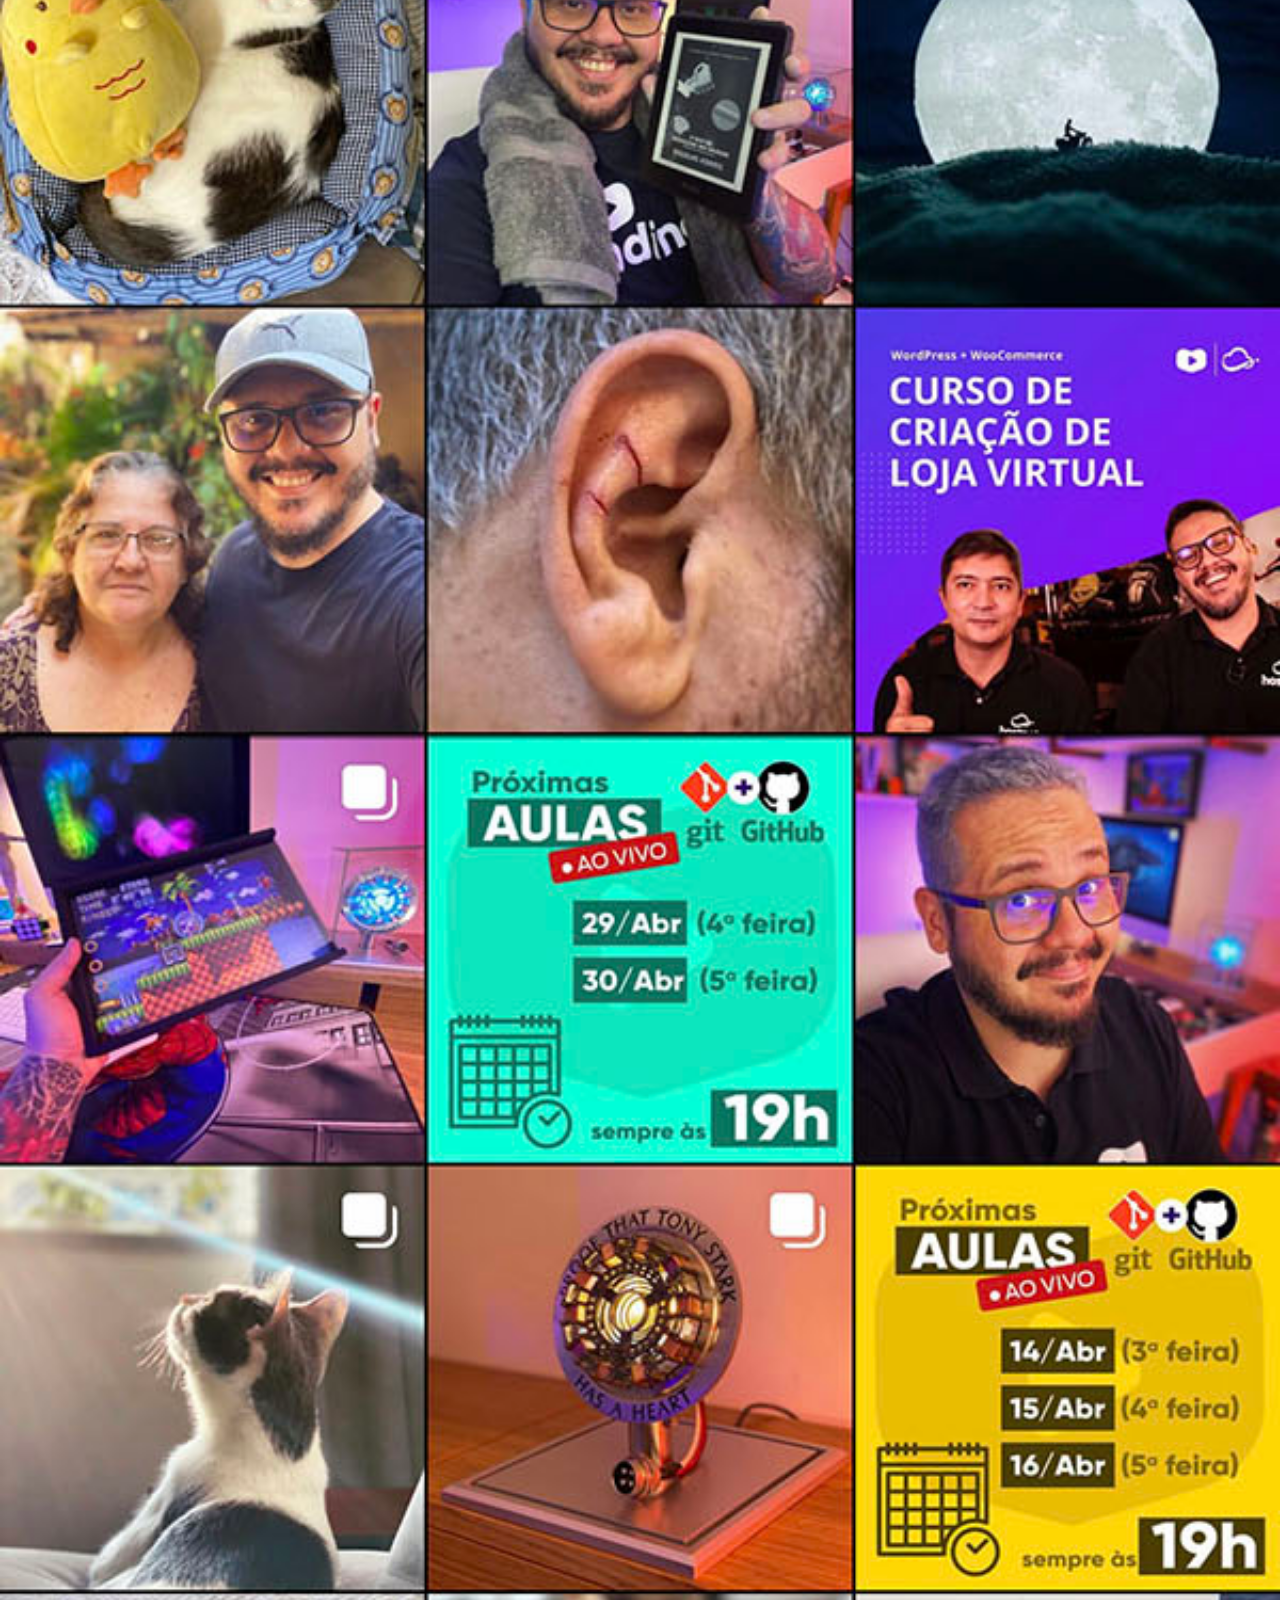
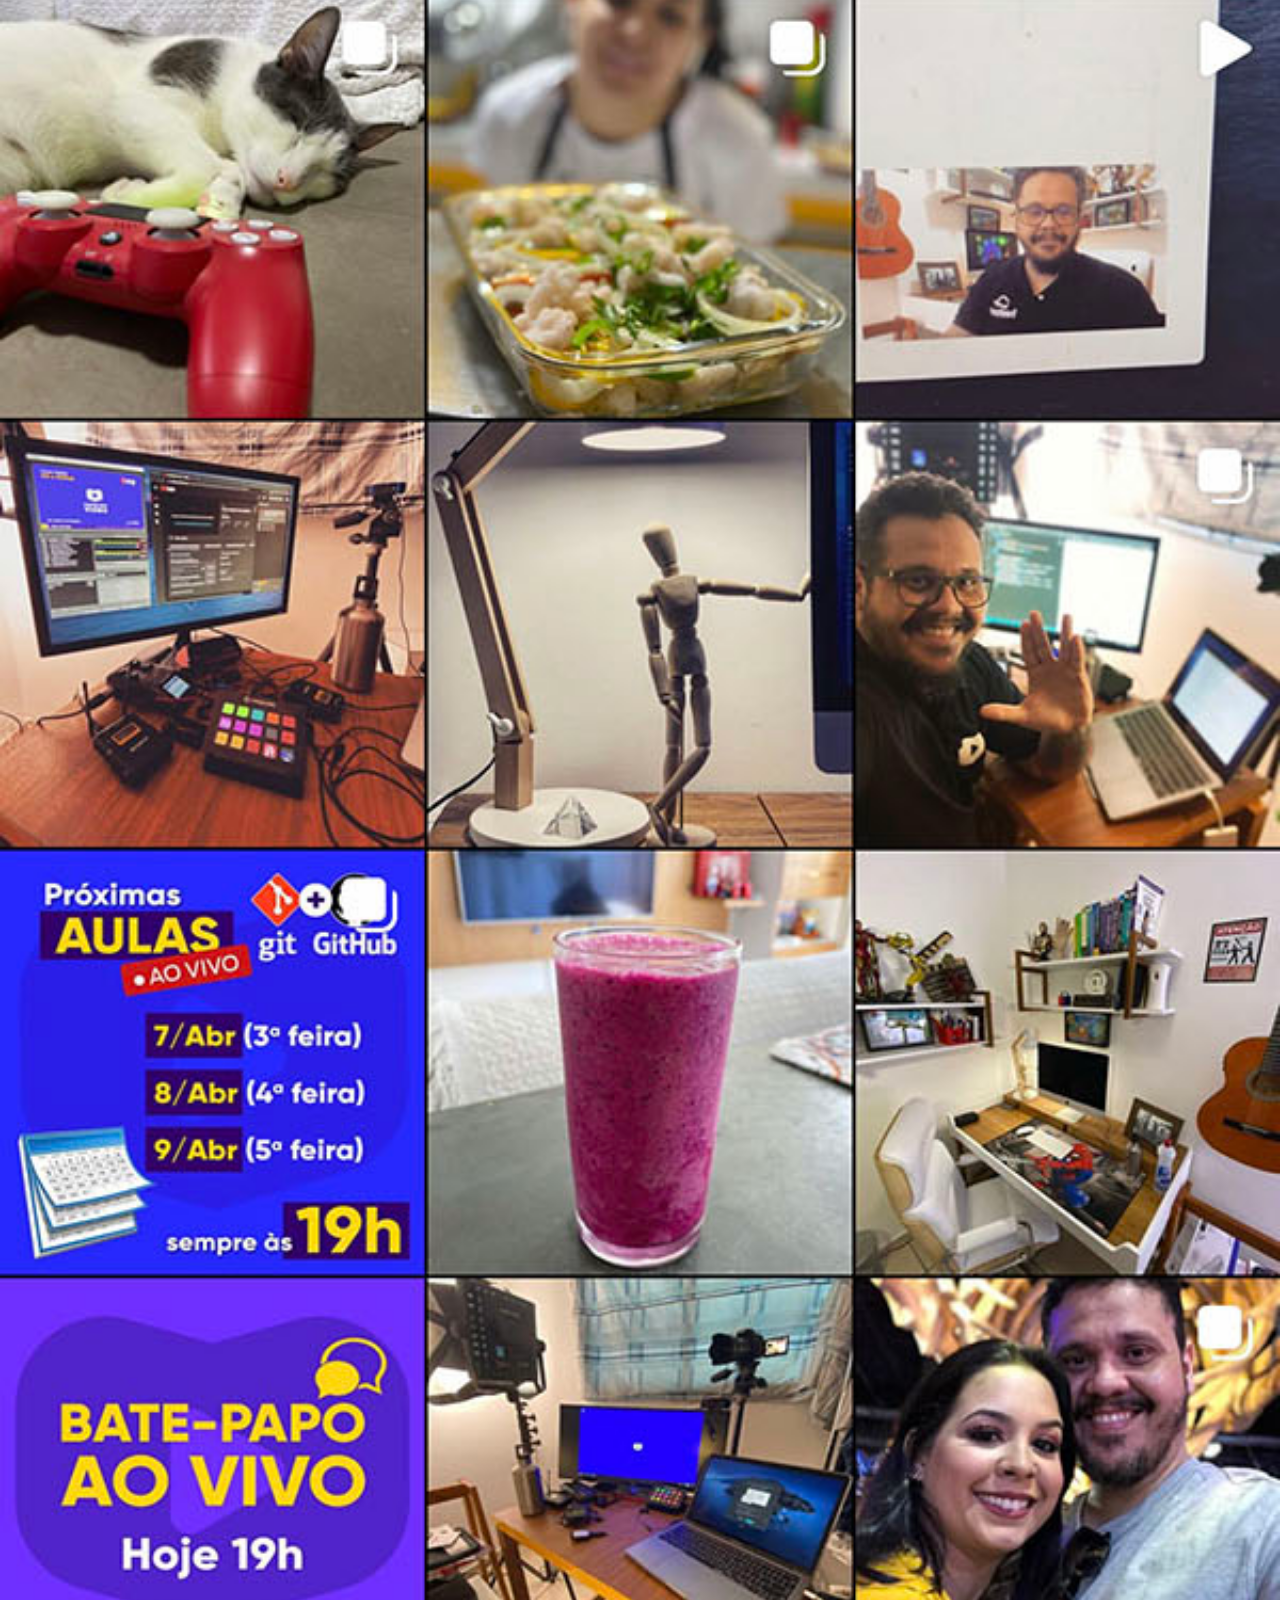
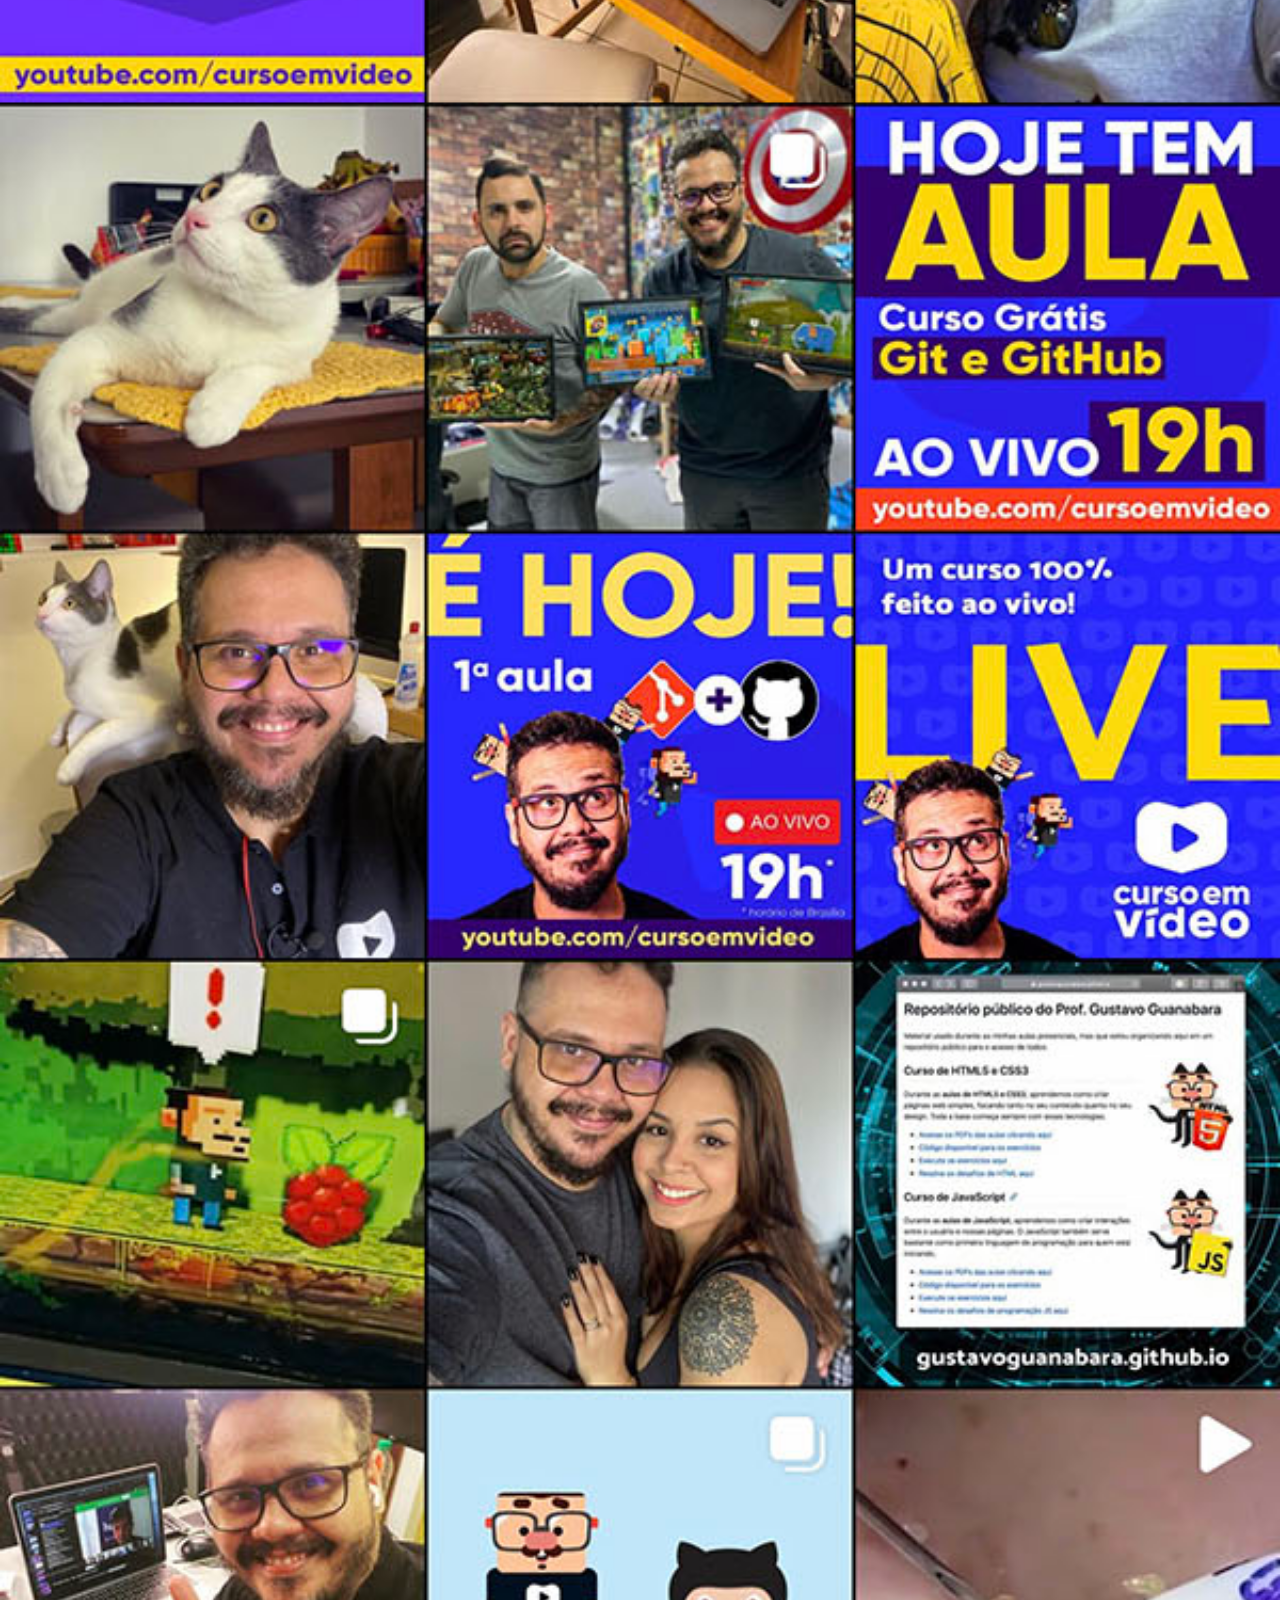
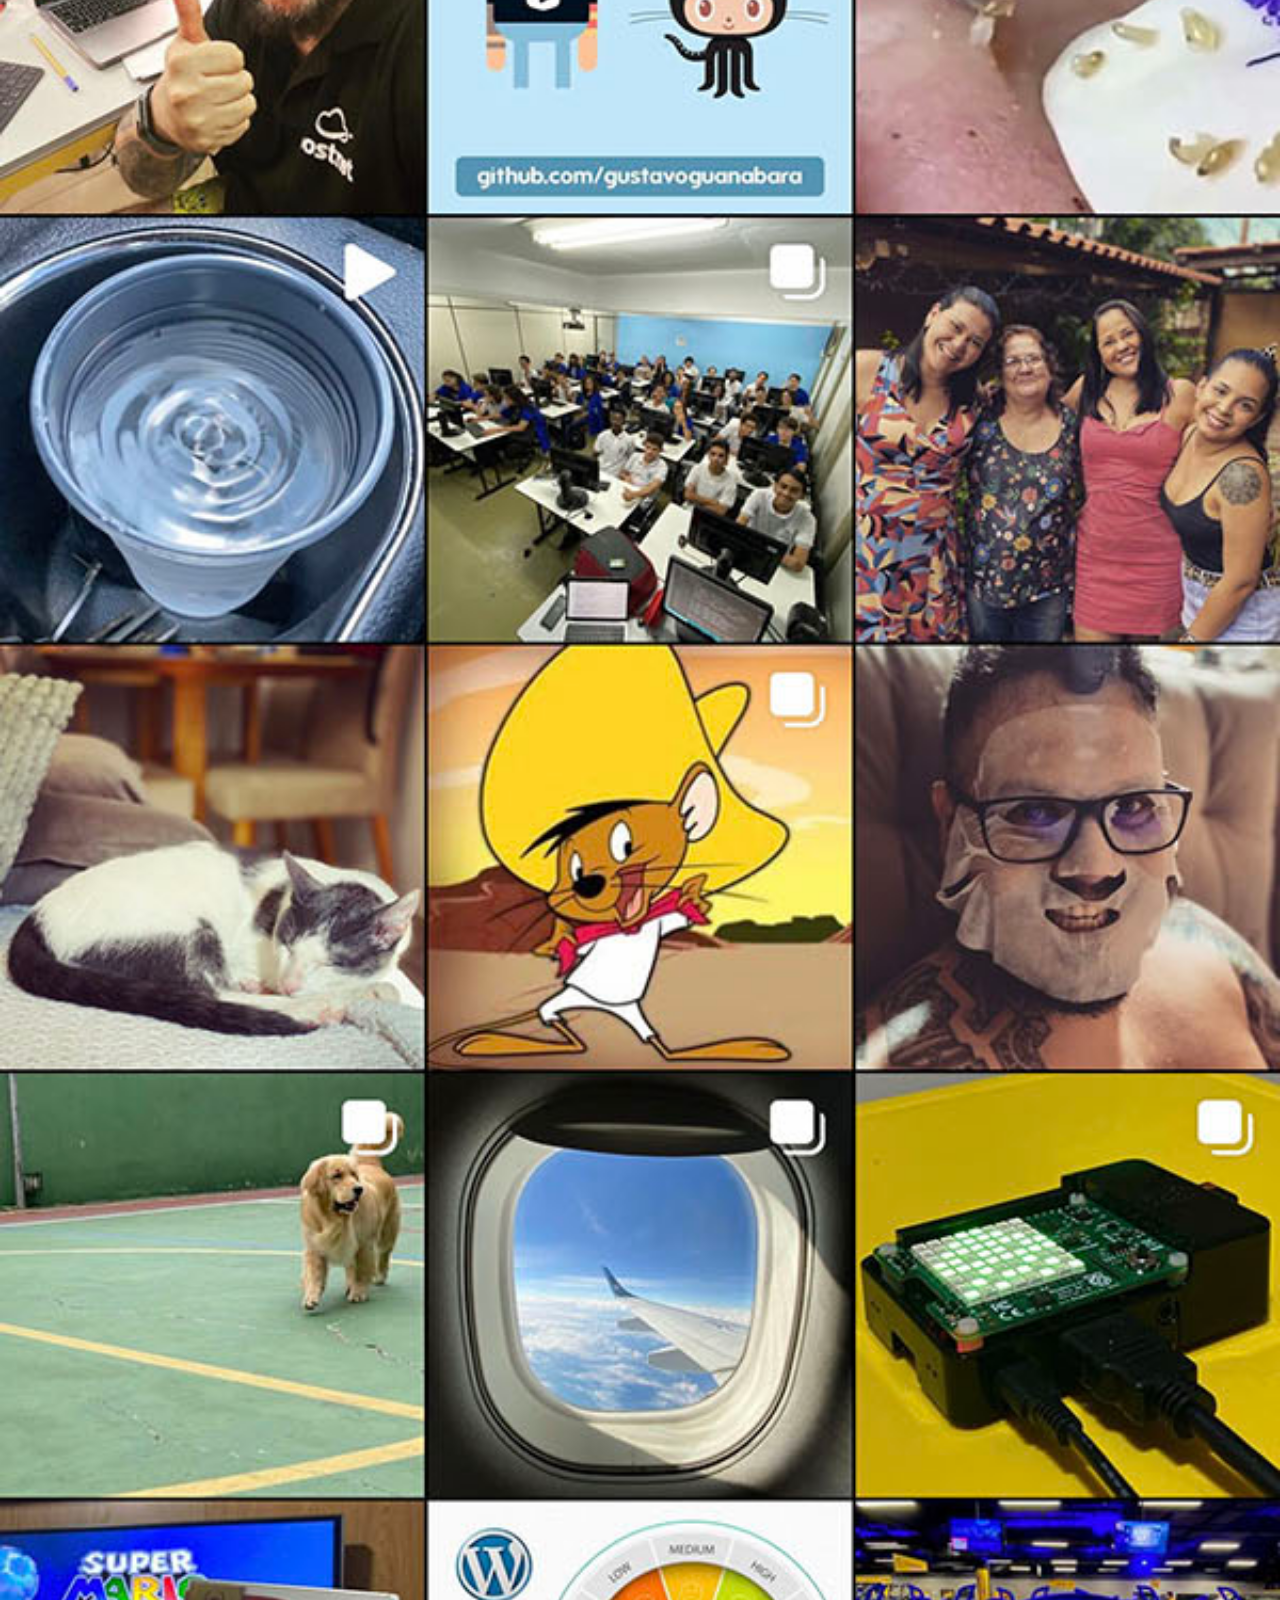
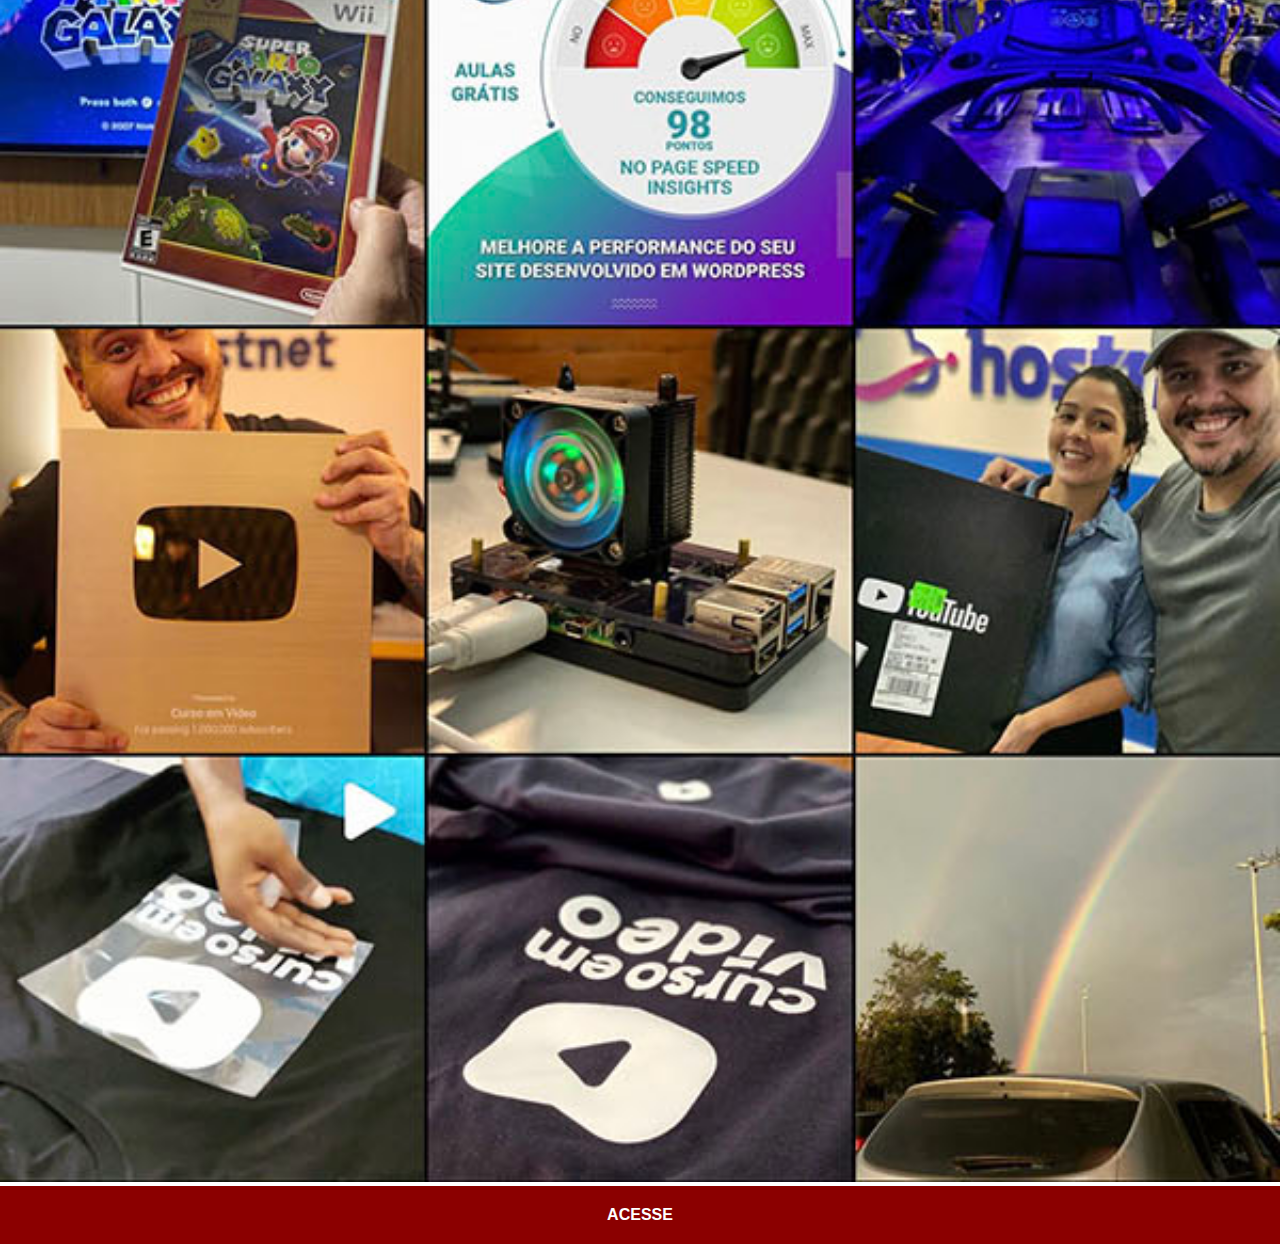
<file: instagram.html>
<!DOCTYPE html>
<html lang="pt-br">
<head>
    <meta charset="UTF-8">
    <meta http-equiv="X-UA-Compatible" content="IE=edge">
    <meta name="viewport" content="width=device-width, initial-scale=1.0">
    <link rel="stylesheet" href="estilos/social.css">
    <title>Instagram</title>
</head>
<body>
    <img src="imagens/tela-instagram.jpg" alt="Instagram">
    <a href="#" target="_blank">ACESSE</a>
</body>
</html>
</file>
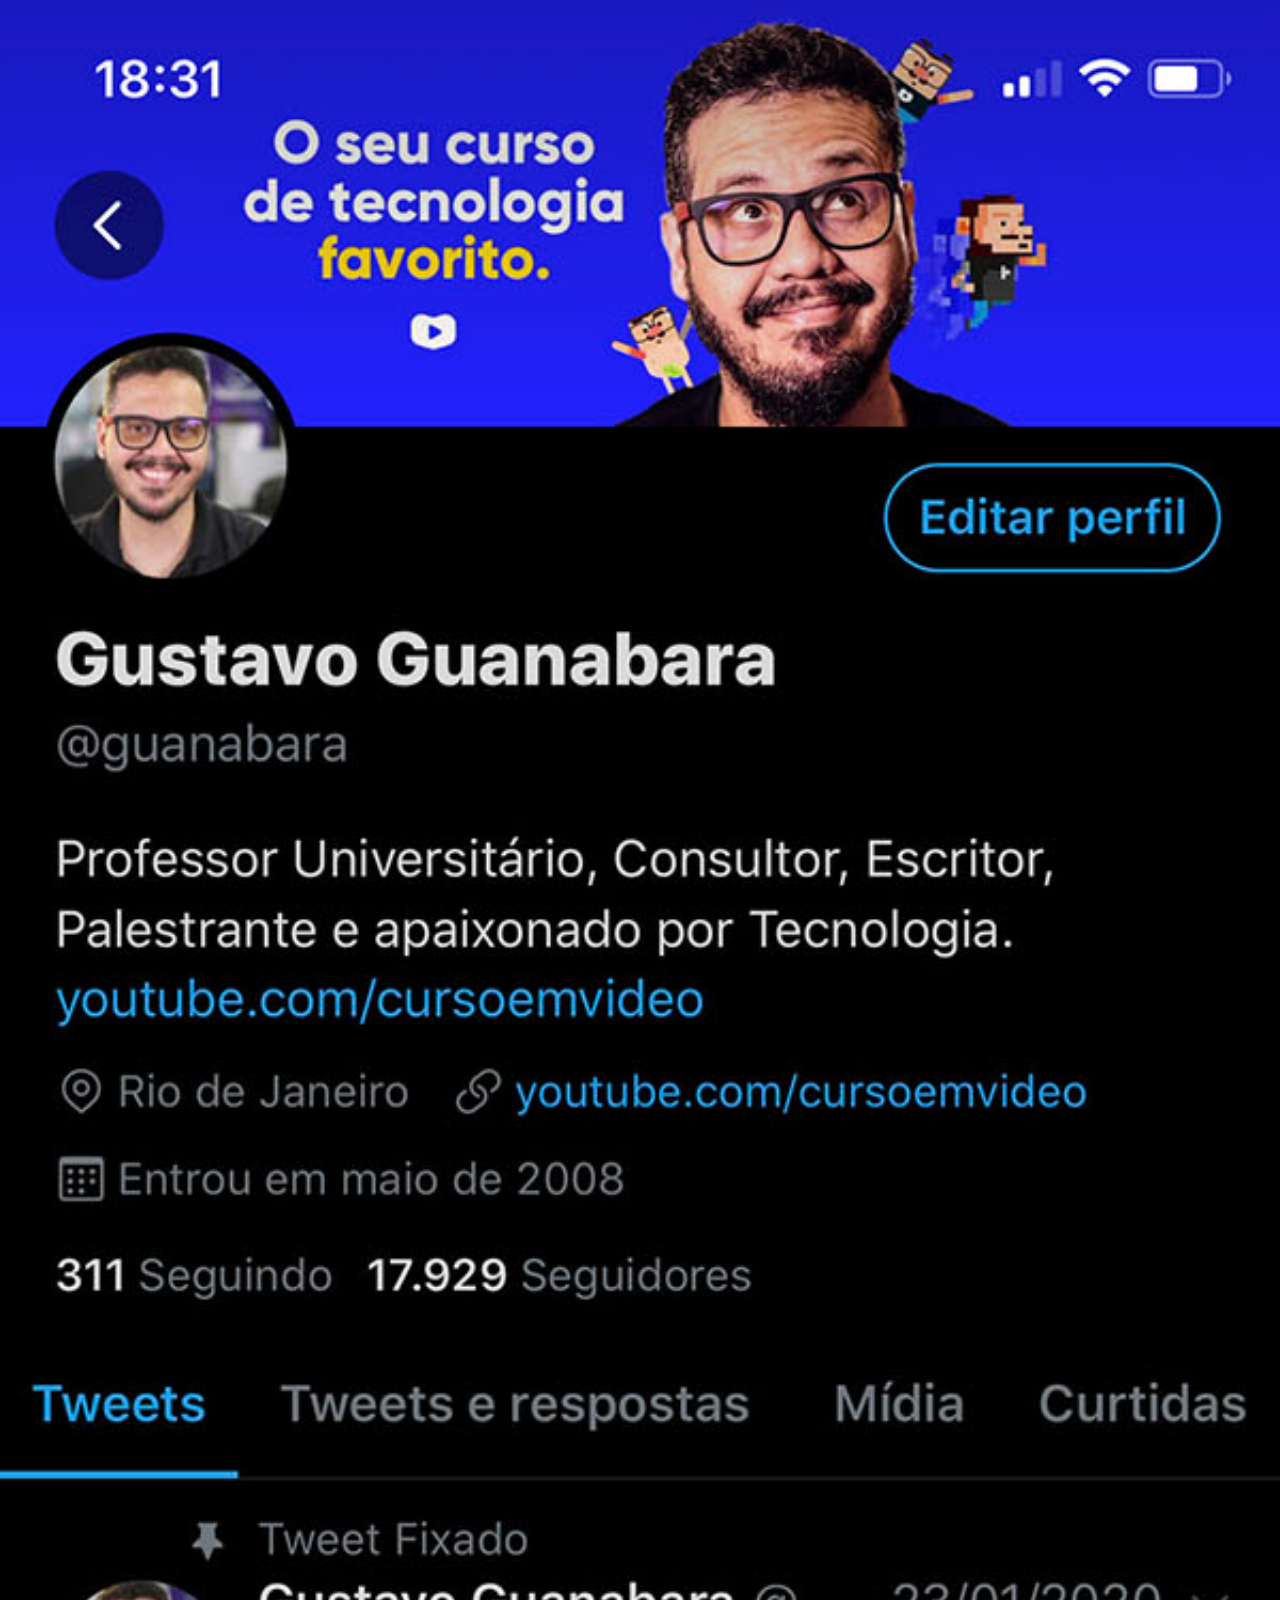
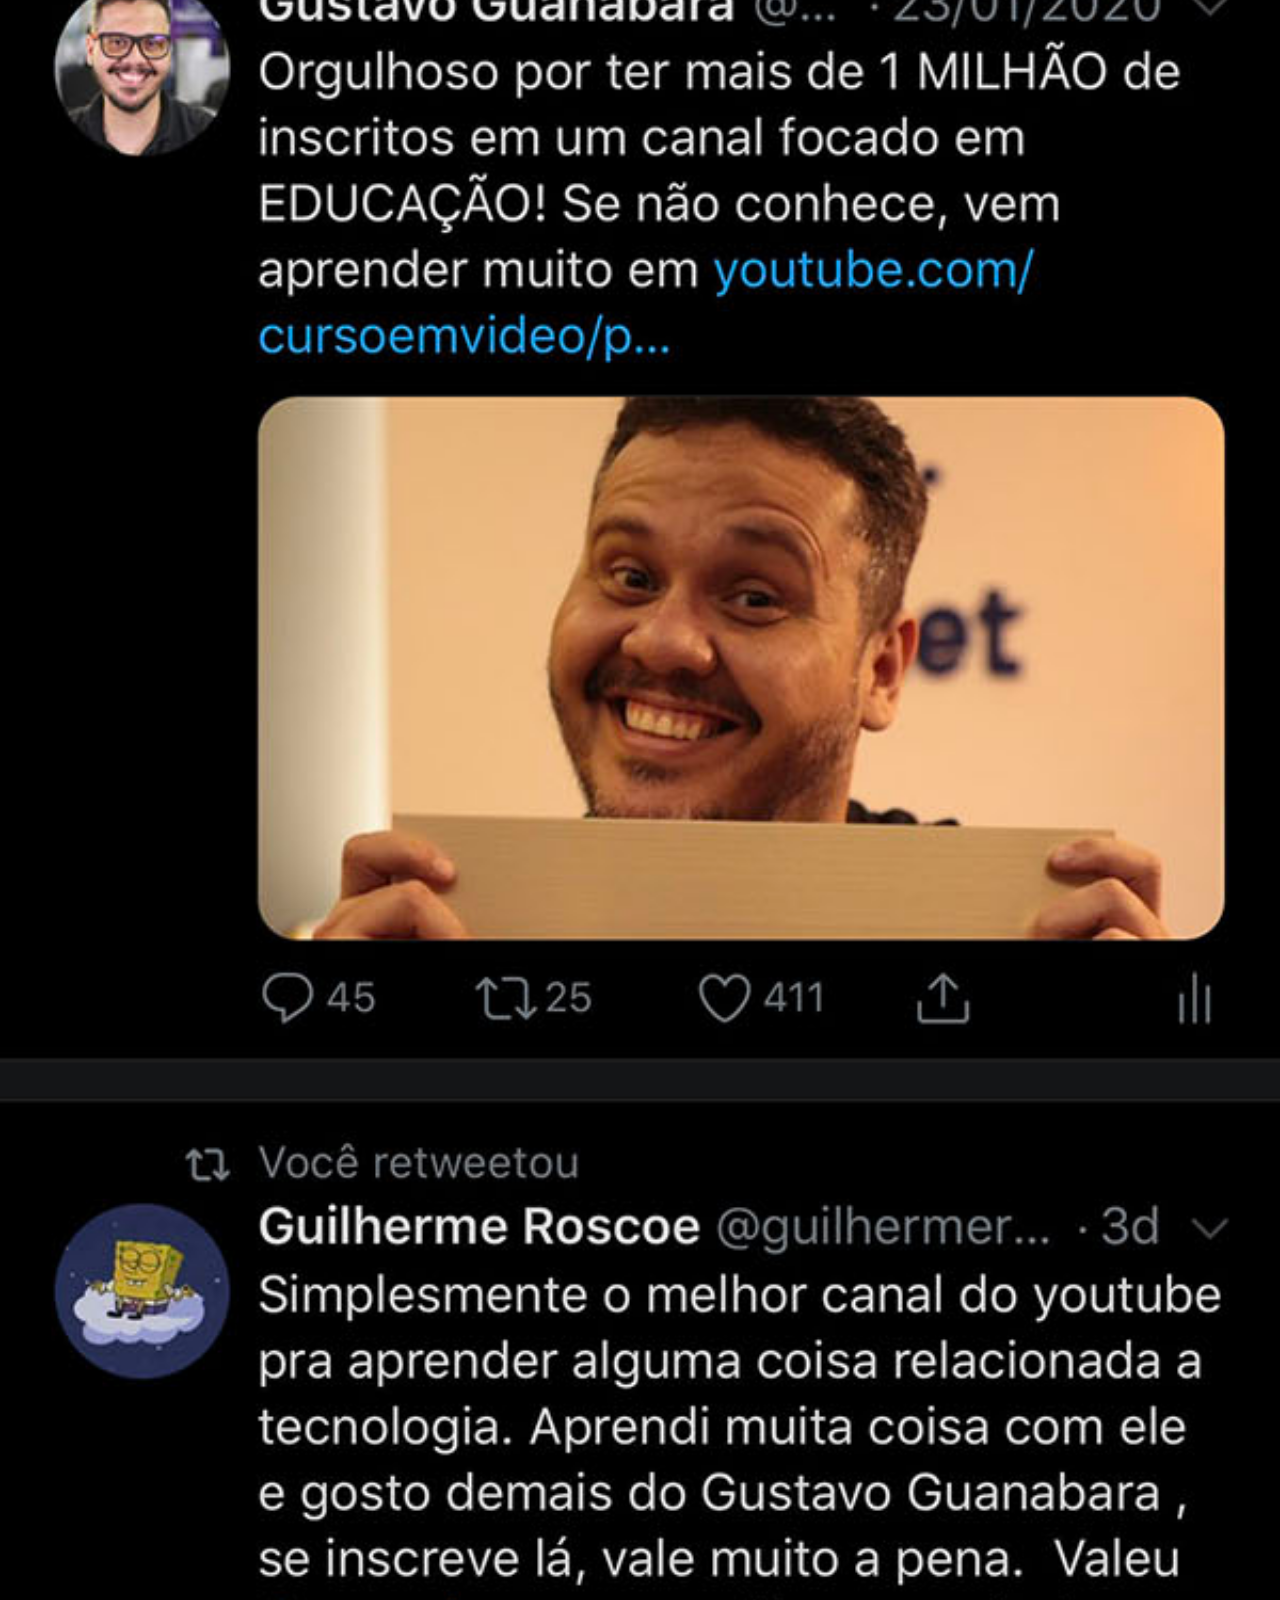
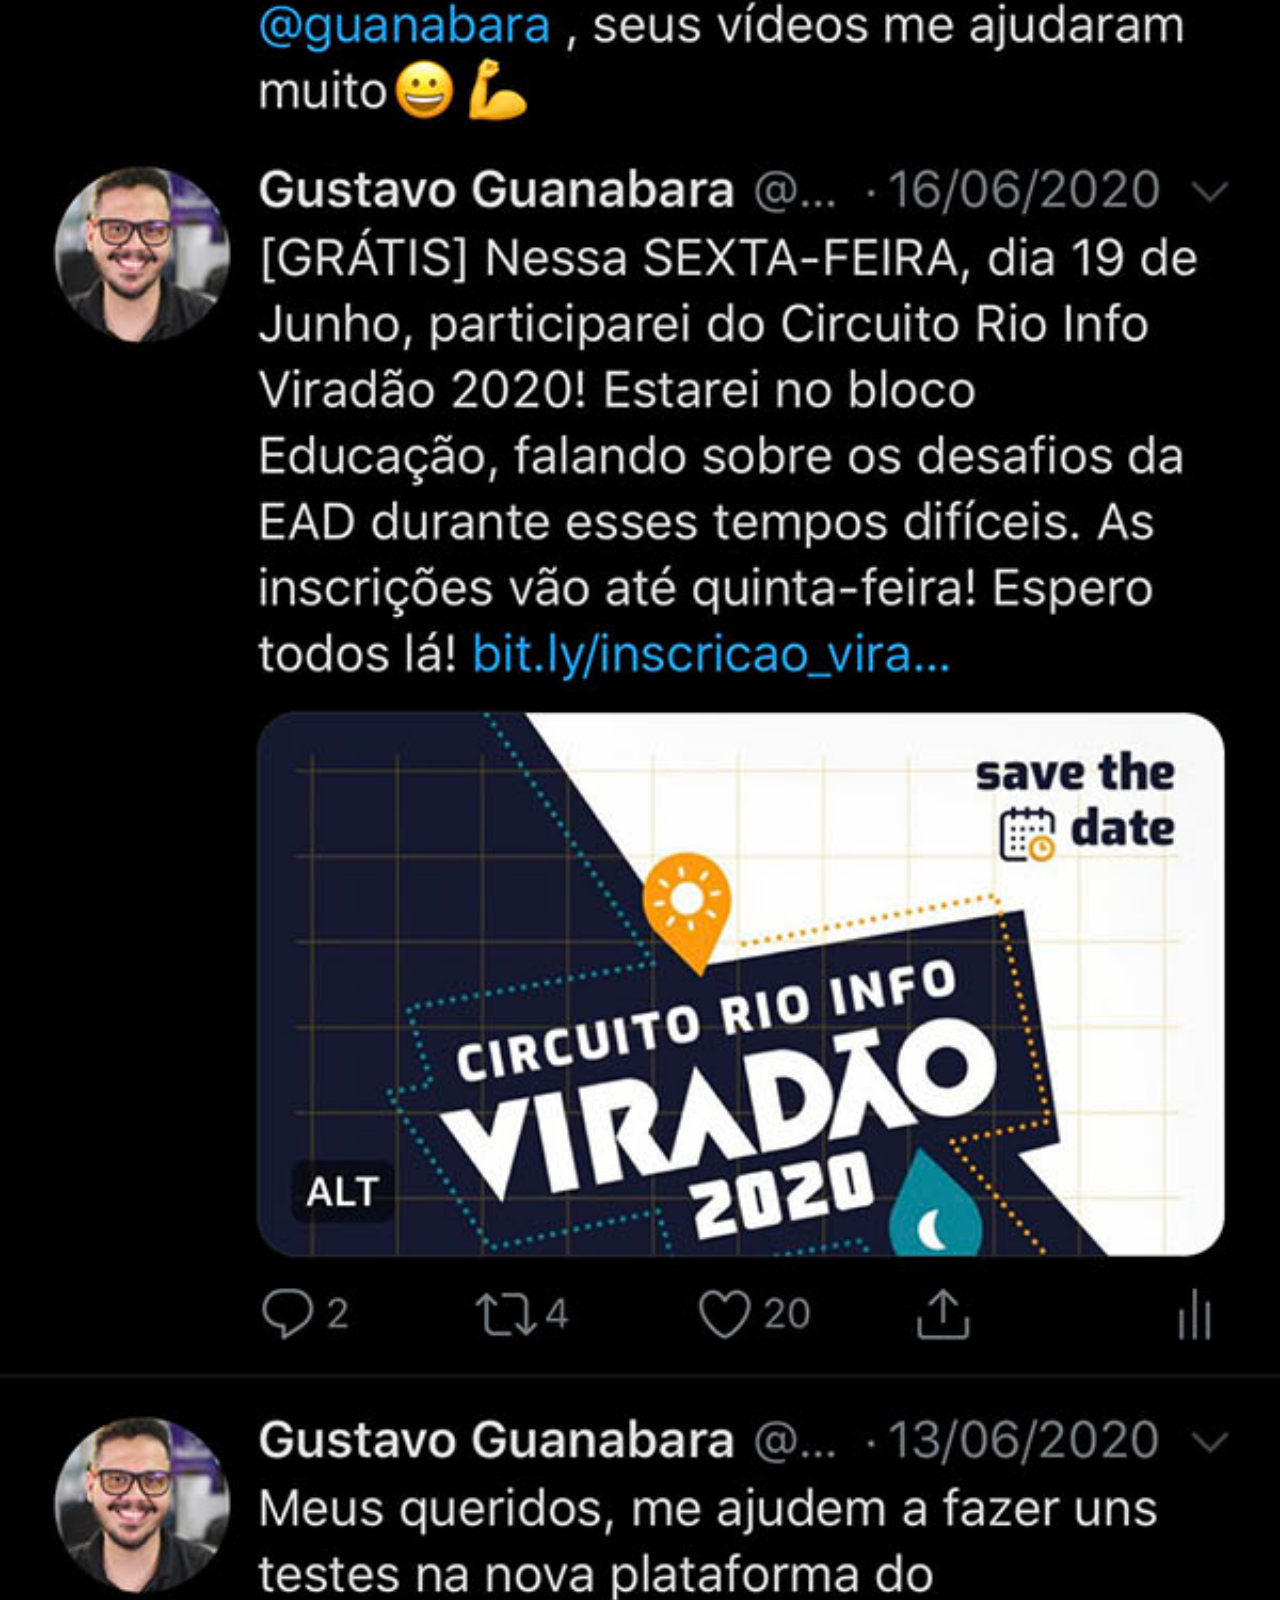
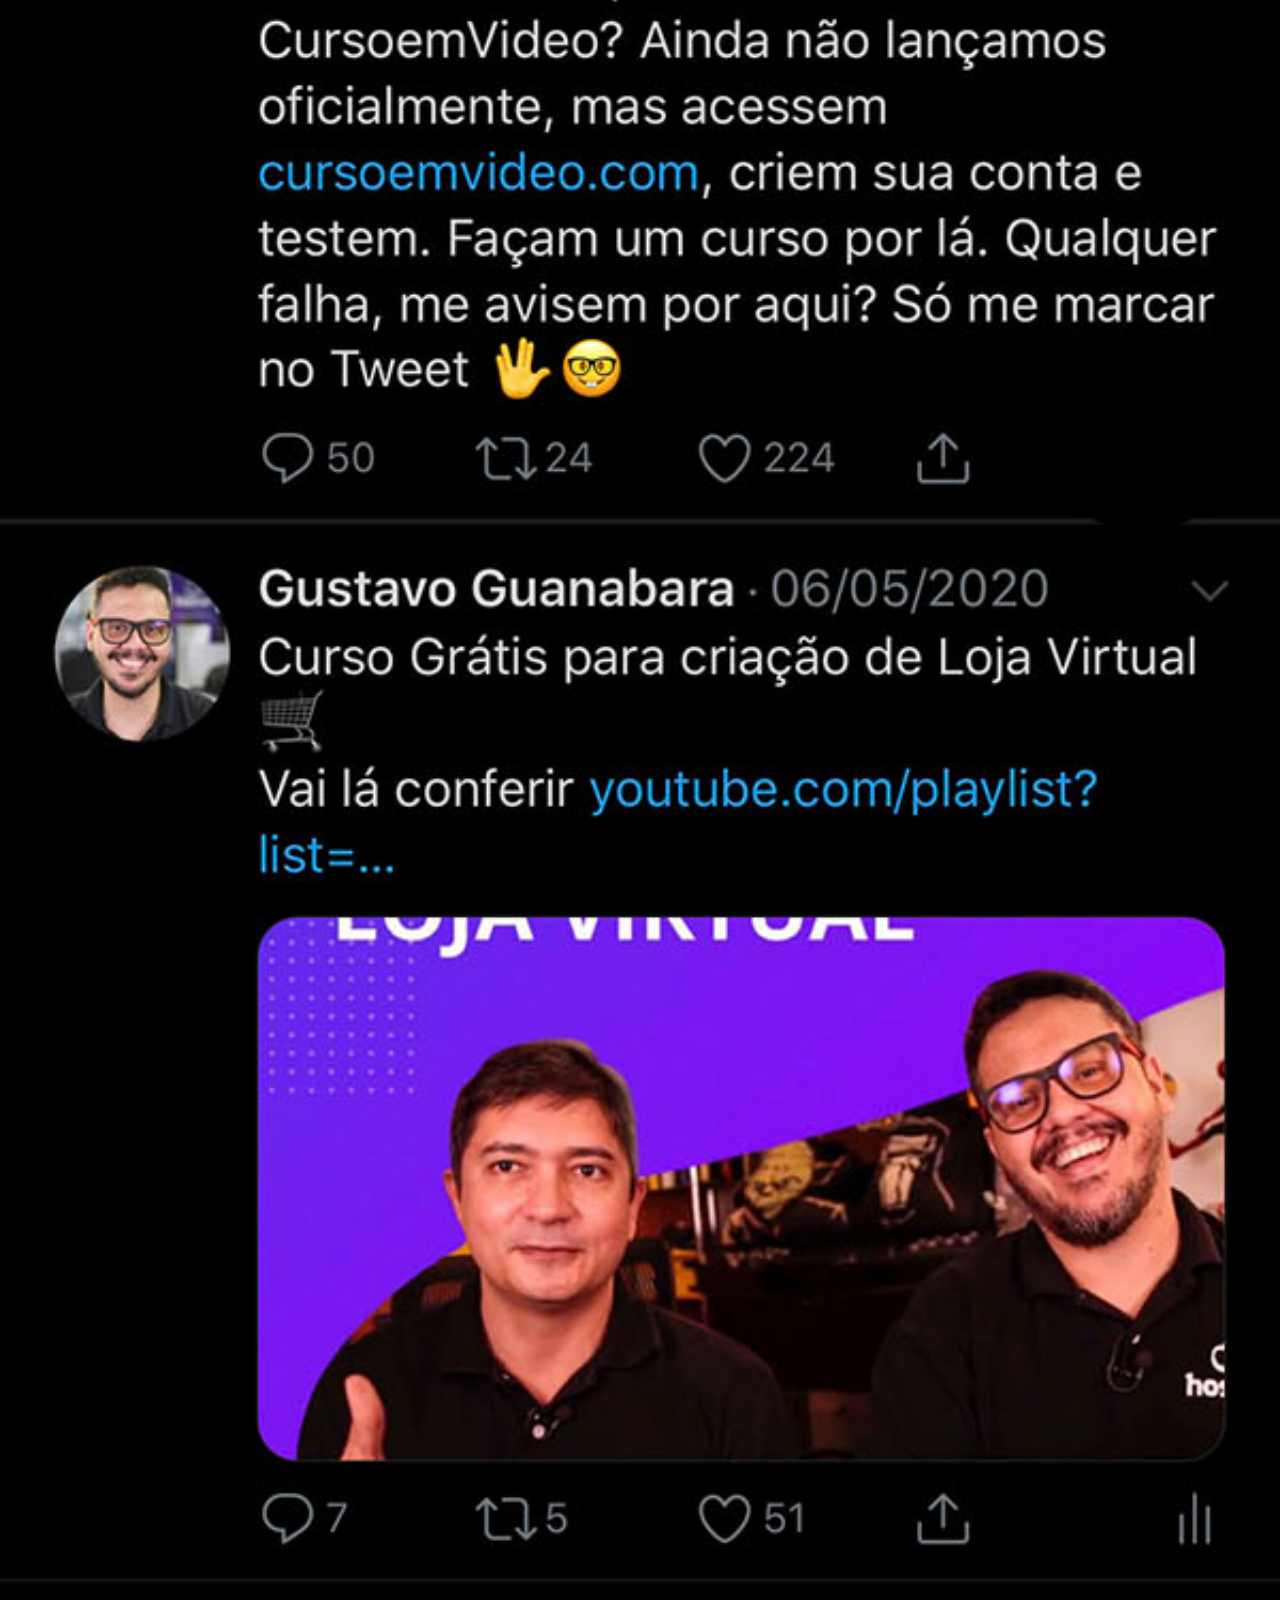
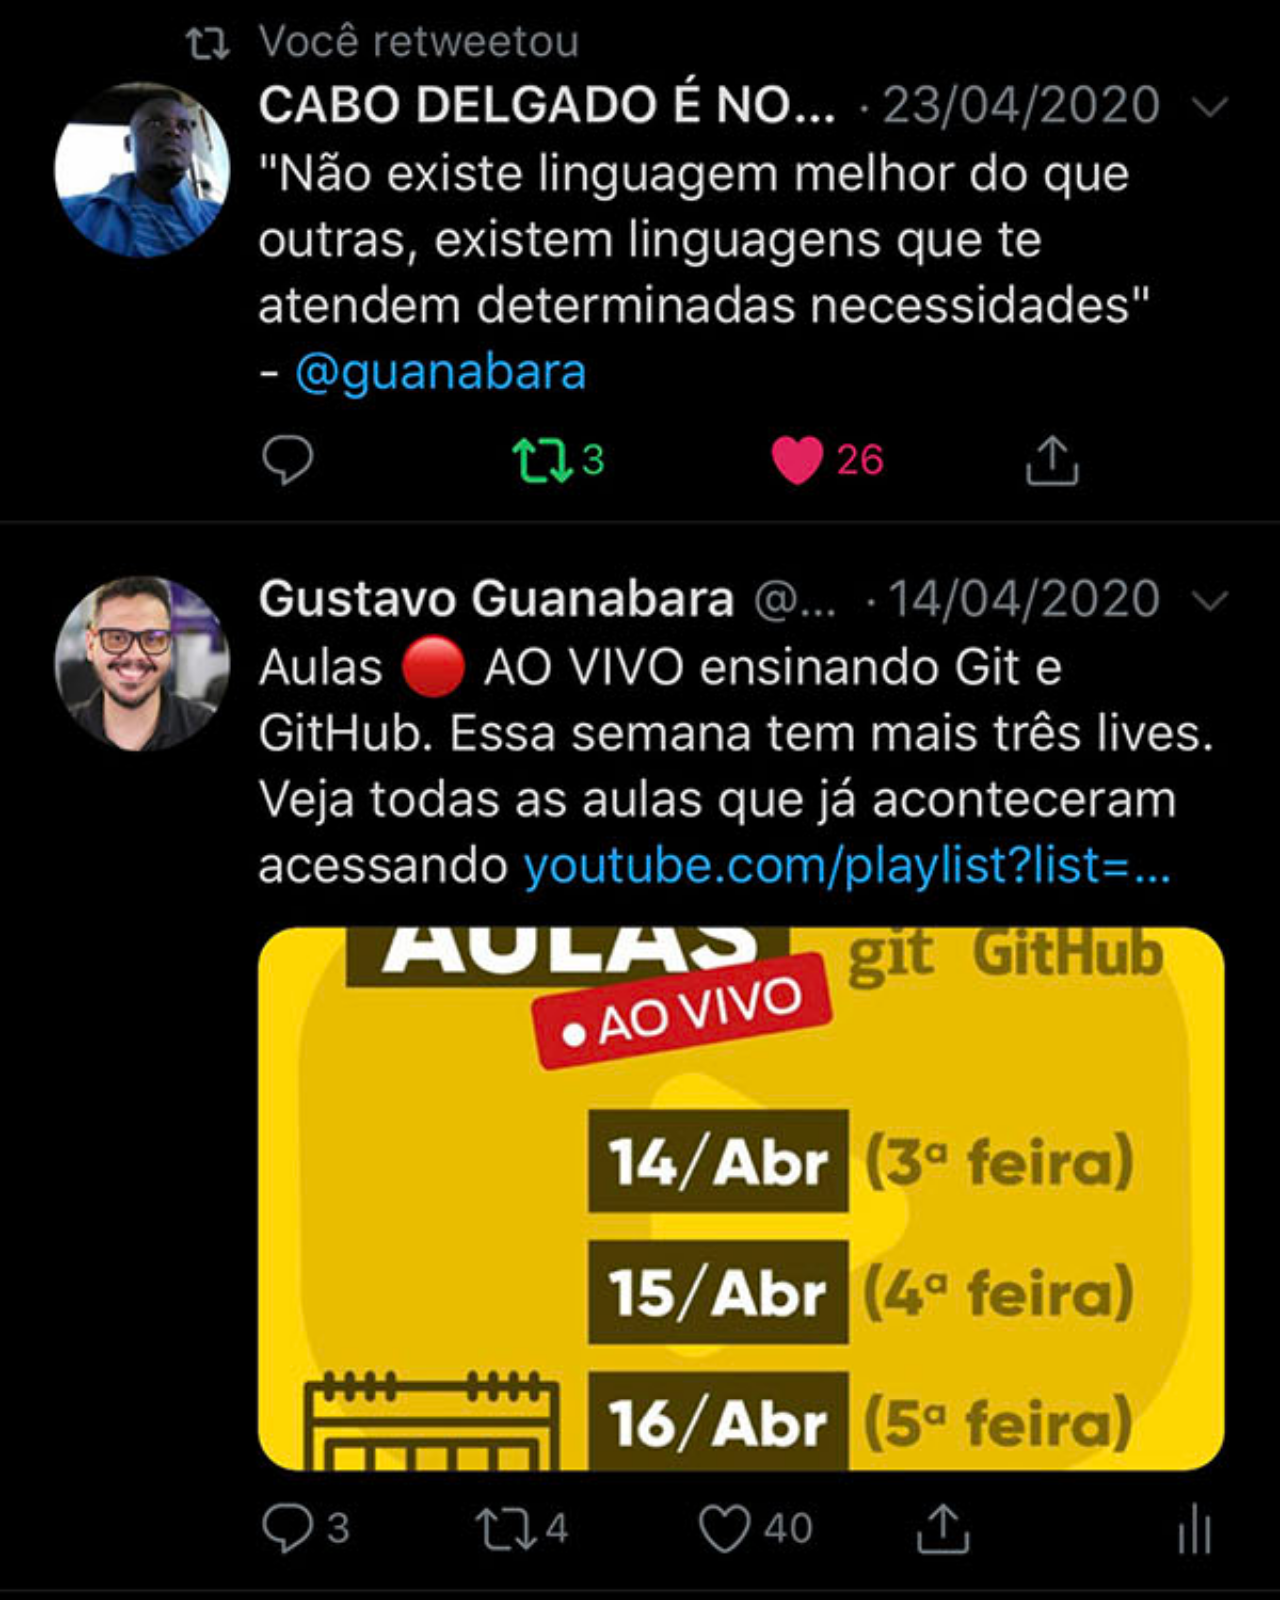
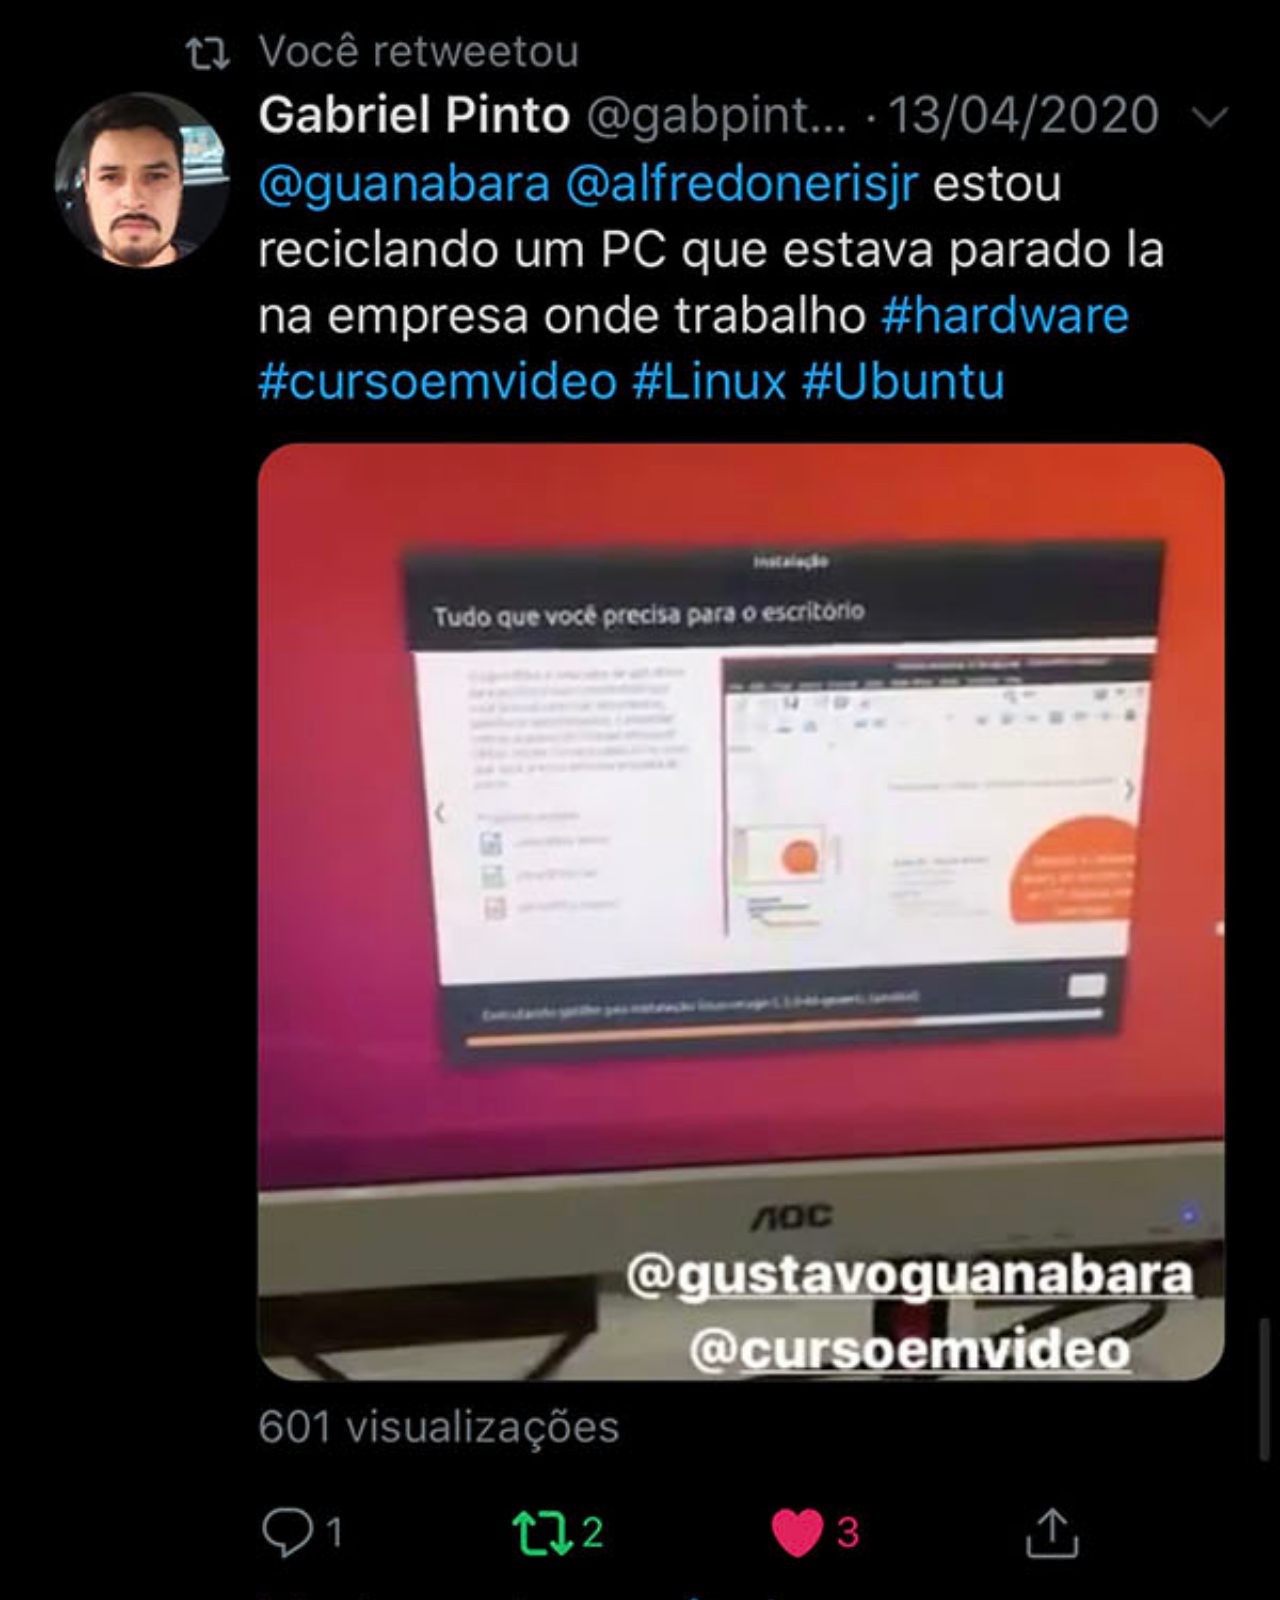
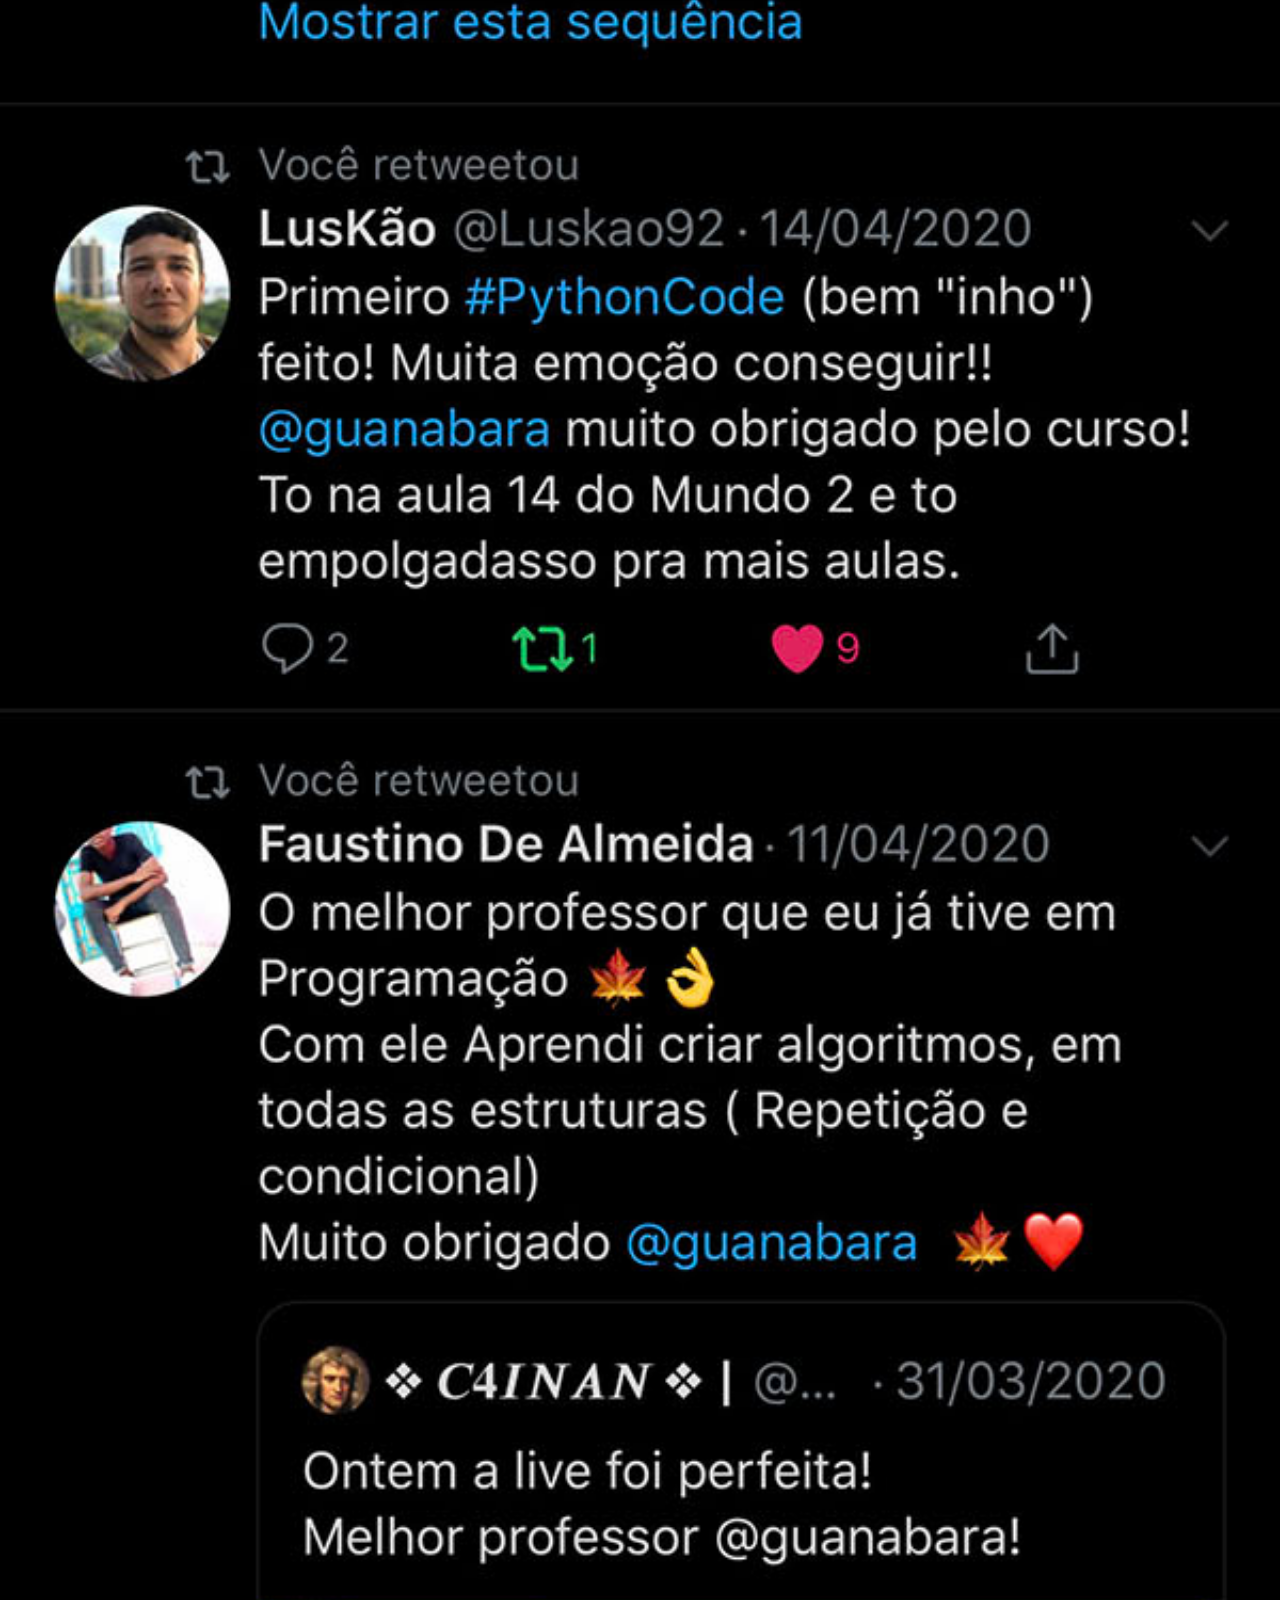
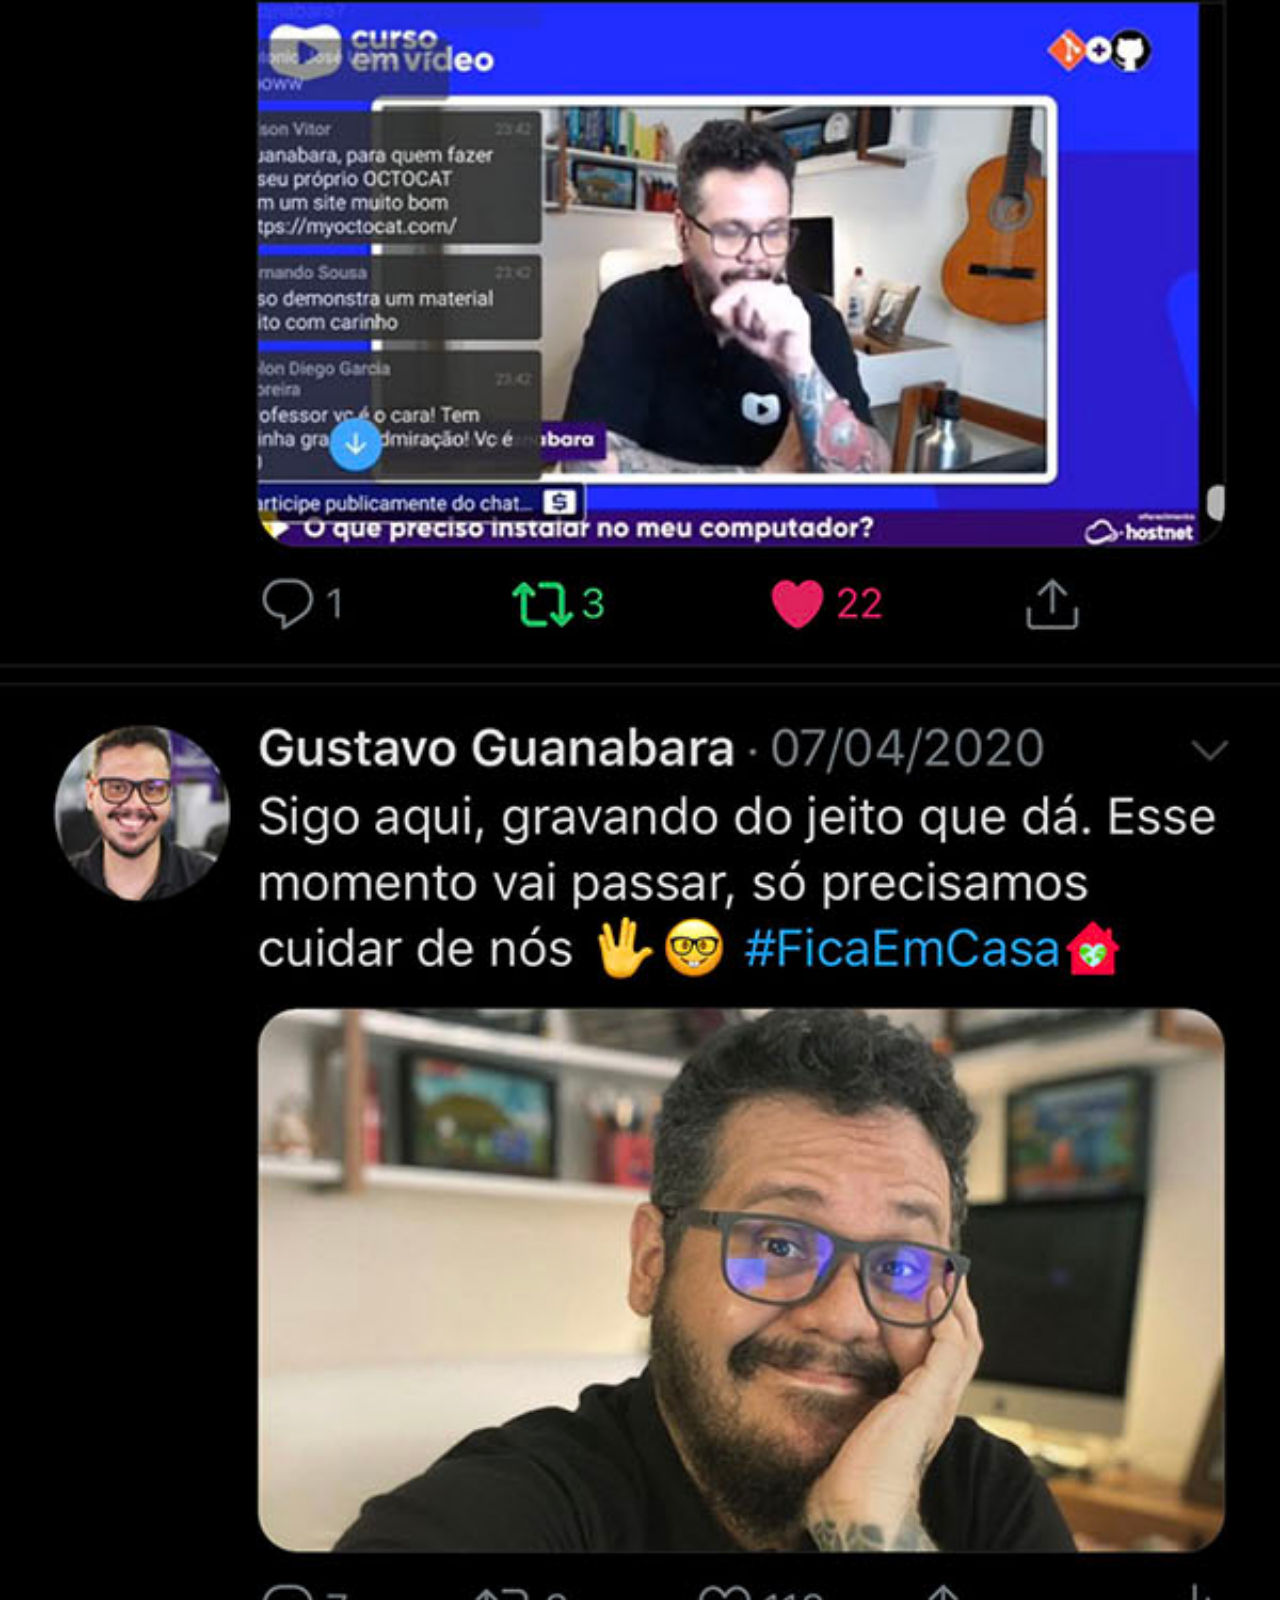
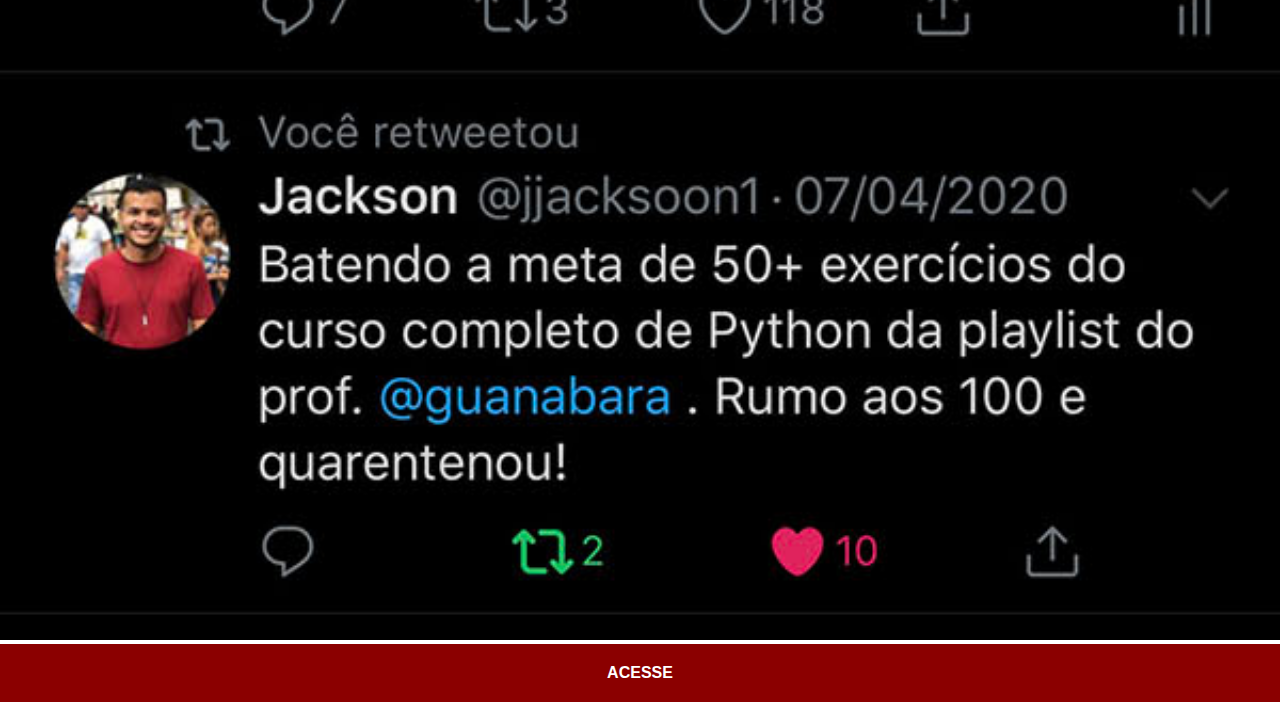
<file: twitter.html>
<!DOCTYPE html>
<html lang="pt-br">
<head>
    <meta charset="UTF-8">
    <meta http-equiv="X-UA-Compatible" content="IE=edge">
    <meta name="viewport" content="width=device-width, initial-scale=1.0">
    <link rel="stylesheet" href="estilos/social.css">
    <title>Twitter</title>
</head>
<body>
    <img src="imagens/tela-twitter.jpg" alt="Twitter">
    <a href="#" target="_blank">ACESSE</a>
</body>
</html>
</file>
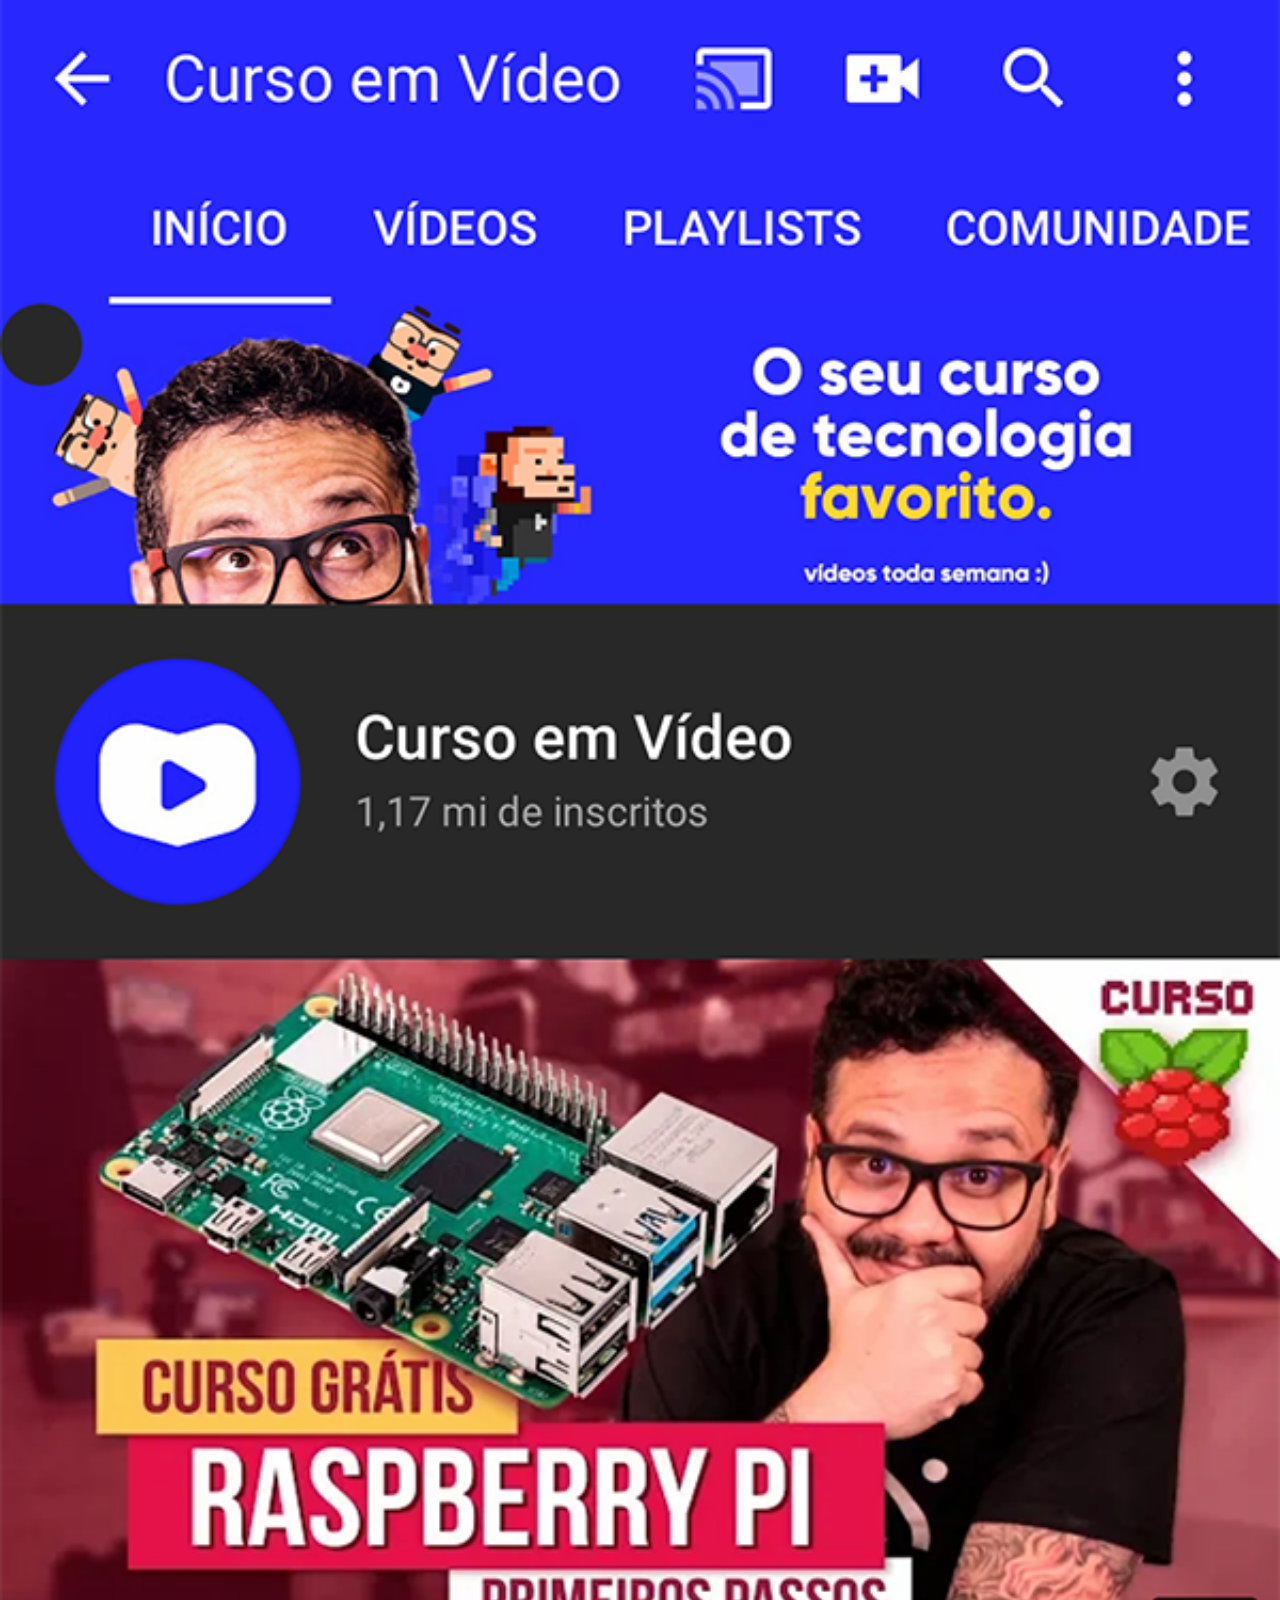
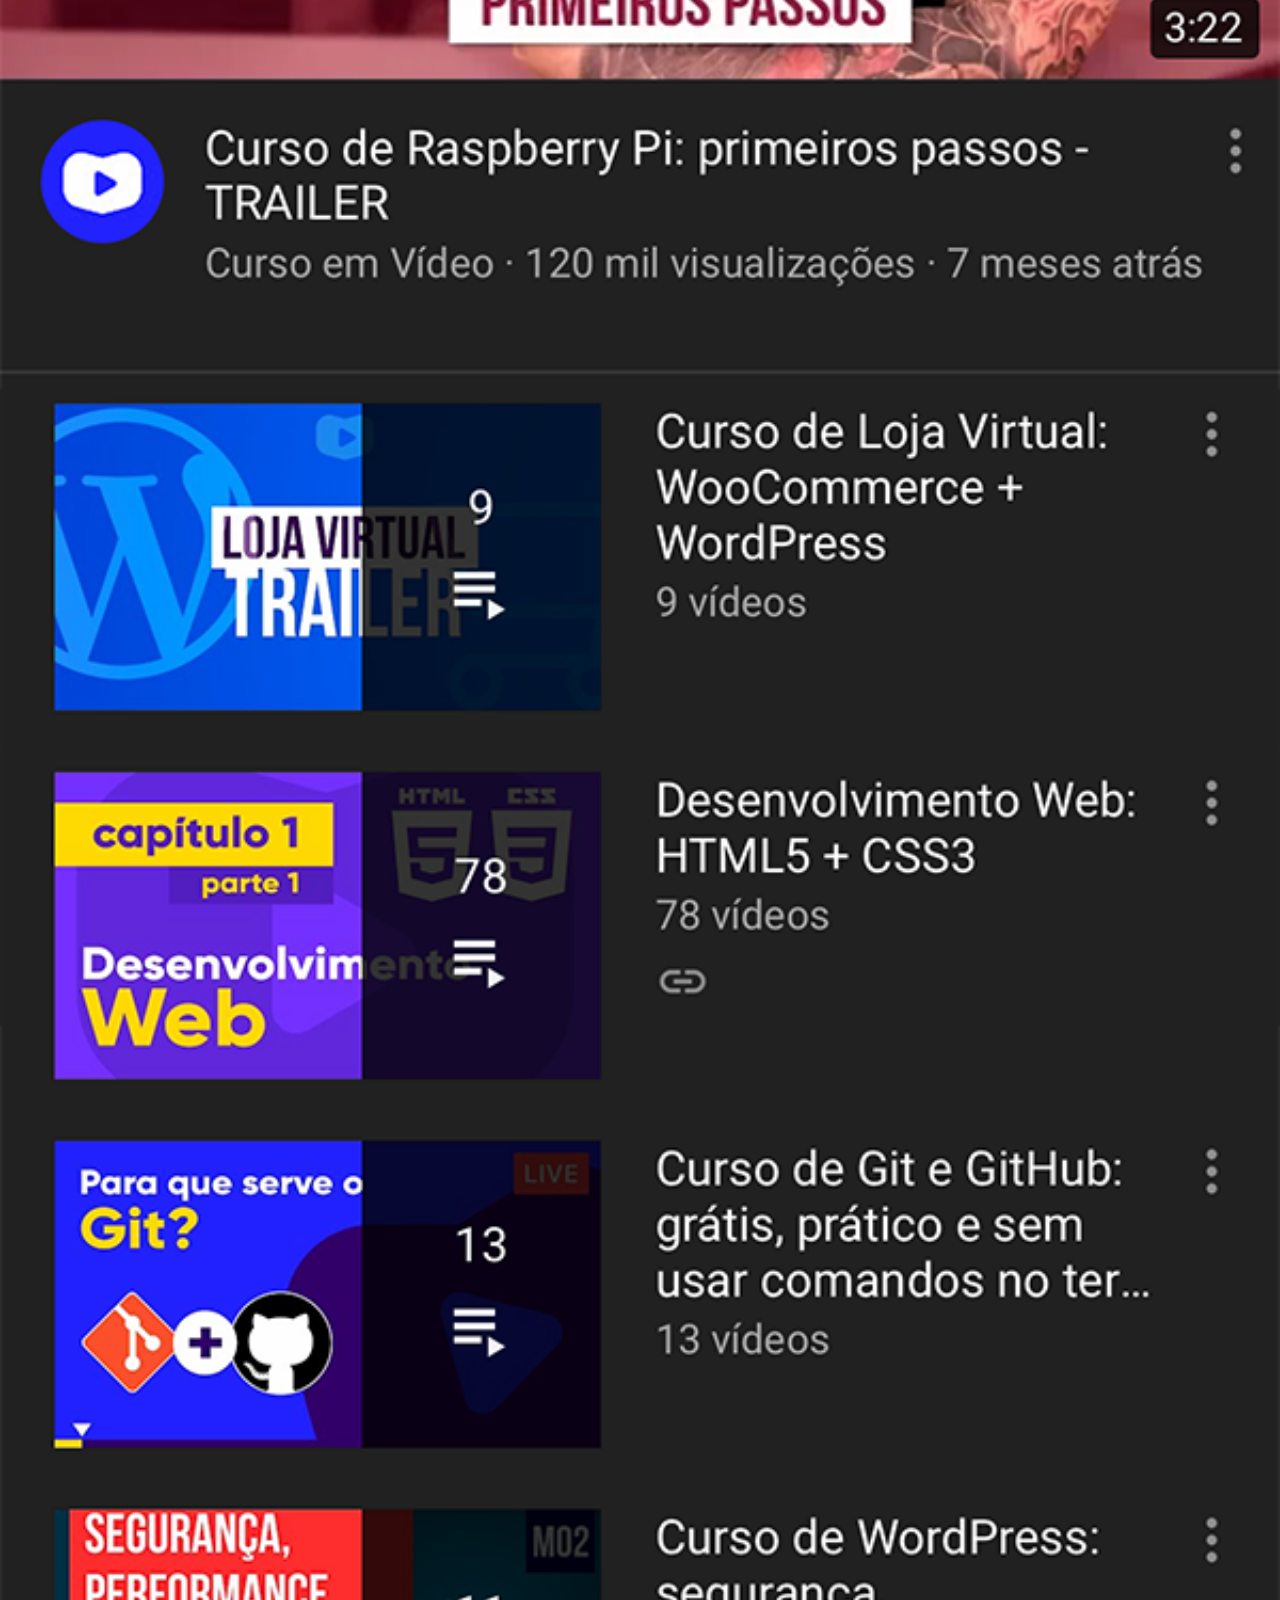
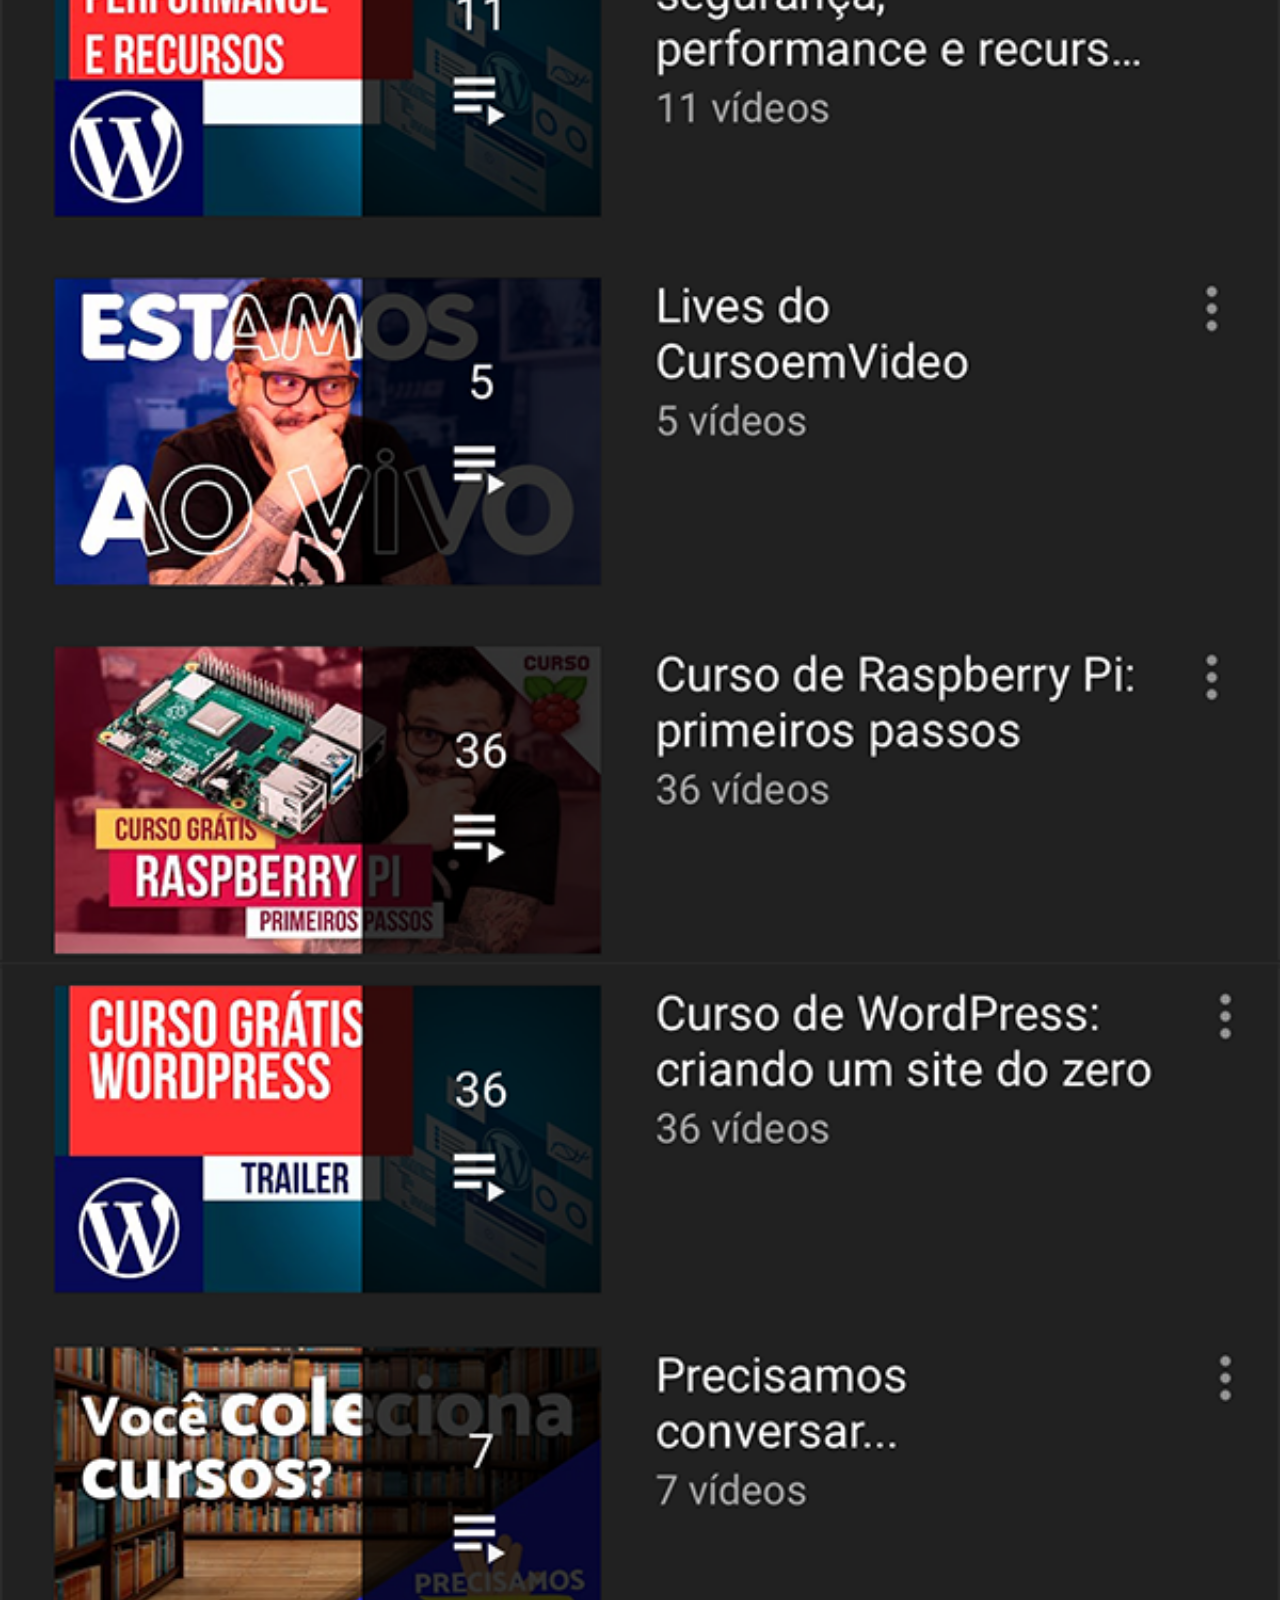
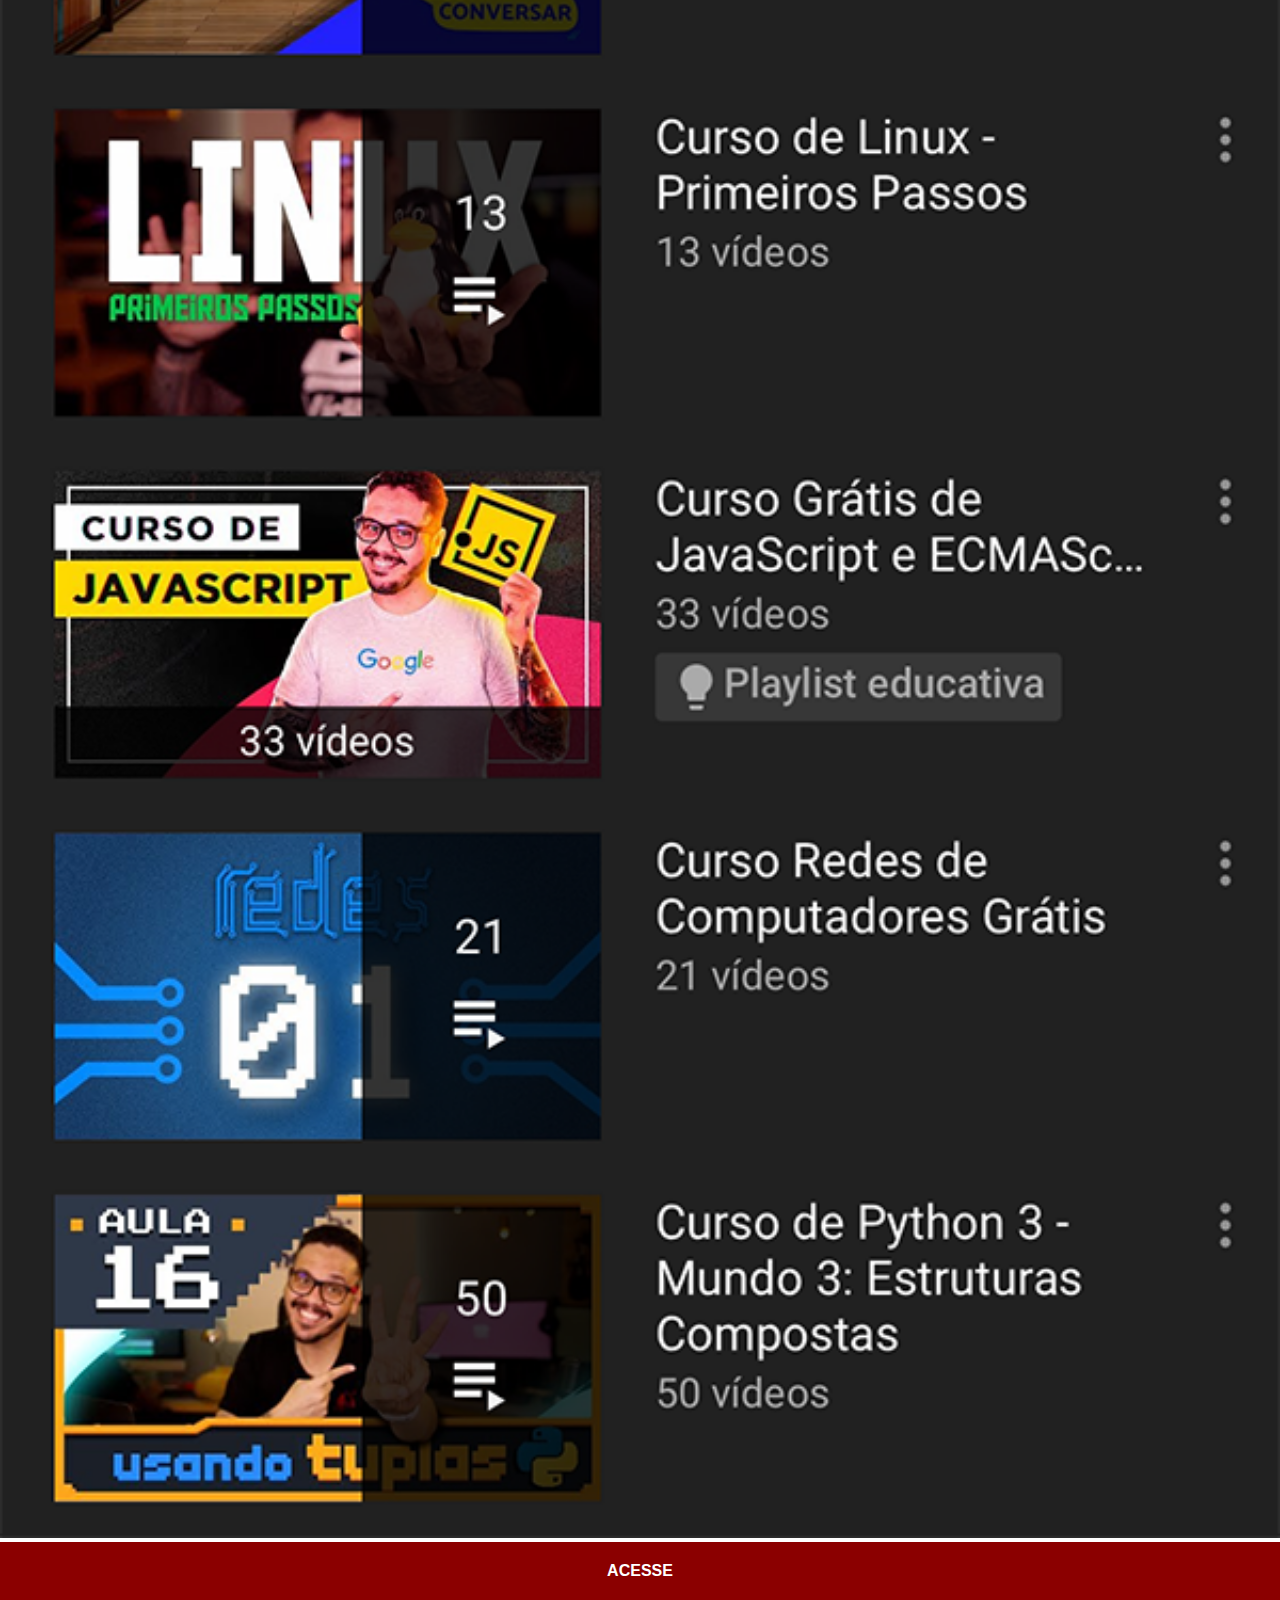
<file: youtube.html>
<!DOCTYPE html>
<html lang="pt-br">
<head>
    <meta charset="UTF-8">
    <meta http-equiv="X-UA-Compatible" content="IE=edge">
    <meta name="viewport" content="width=device-width, initial-scale=1.0">
    <link rel="stylesheet" href="estilos/social.css">
    <title>YouTube</title>
</head>
<body>
    <img src="imagens/tela-youtube.png" alt="YouTube">
    <a href="https://www.youtube.com/@CursoemVideo/playlists" target="_blank">ACESSE</a>
</body>
</html>
</file>
<file: estilos/style.css>
@charset "UFT-8";

* {
    margin: 0;
    padding: 0;
    font-family: Arial, Helvetica, sans-serif;
}

html, body {
    height: 100vh;
    width: 100vw;
    background-color: black;
}

body {
    background: url(../imagens/fundo-madeira.jpg) no-repeat top center;
    background-size: cover;
    background-attachment: fixed;
}

main {
    position: relative;
    height: 100vh;
    width: 100vw;
}

section#telefone {
    position: absolute;
    top: 50%;
    left: 50%;
    transform: translate(-50%, -50%);

    height: 627px;
    width: 311px;
    background: url(../imagens/frame-iphone.png) no-repeat;
}

iframe#tela {
    position: relative;
    top: 80px;
    left: 22px;
    height: 471px;
    width: 266px;
}

section#redes-sociais img {
    width: 50px;
    margin: 10px;
    border-radius: 50%;
    box-shadow: 2px 2px 5px rgba(0, 0, 0, 0.4);
}

section#redes-sociais {
    text-align: right;
}

section#redes-sociais img:hover {
    outline: 2px solid rgba(255, 255, 255, 0.7);
    transform: translate(-2px, -2px);
    box-shadow: 4px 4px 8px rgba(0, 0, 0, 0.4);
    transition: transform 0.05s, outline 0.1s;
}
</file>
<file: estilos/social.css>
@charset "UTF-8";

* {
    margin: 0;
    padding: 0;
    font-family: Arial, Helvetica, sans-serif;
}

::-webkit-scrollbar {
    width: 0;
    height: 0;
}

img {
    width: 100vw;
}

a {
    display: block;
    background-color: darkred;
    color: white;
    padding: 20px;
    text-align: center;
    font-weight: bolder;
    text-decoration: none;
}

a:hover {
    background-color: red;
}
</file>
